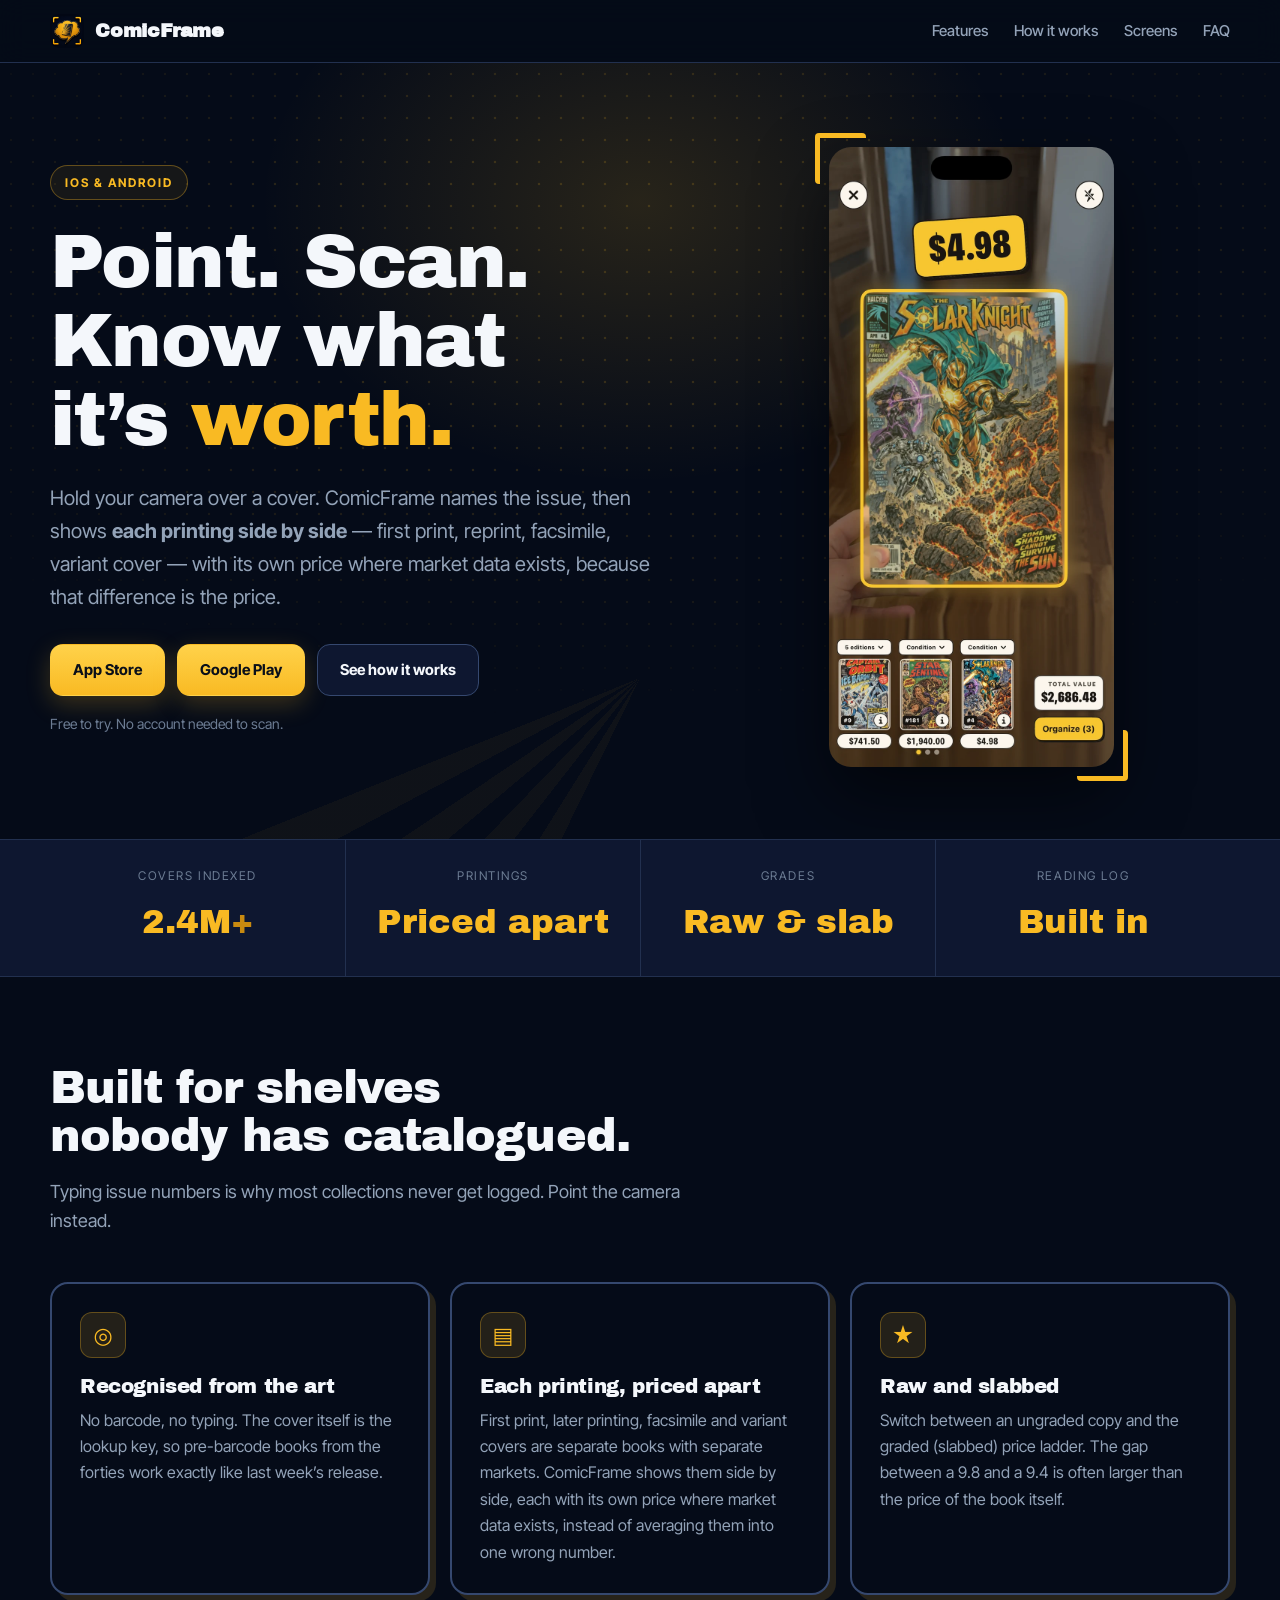
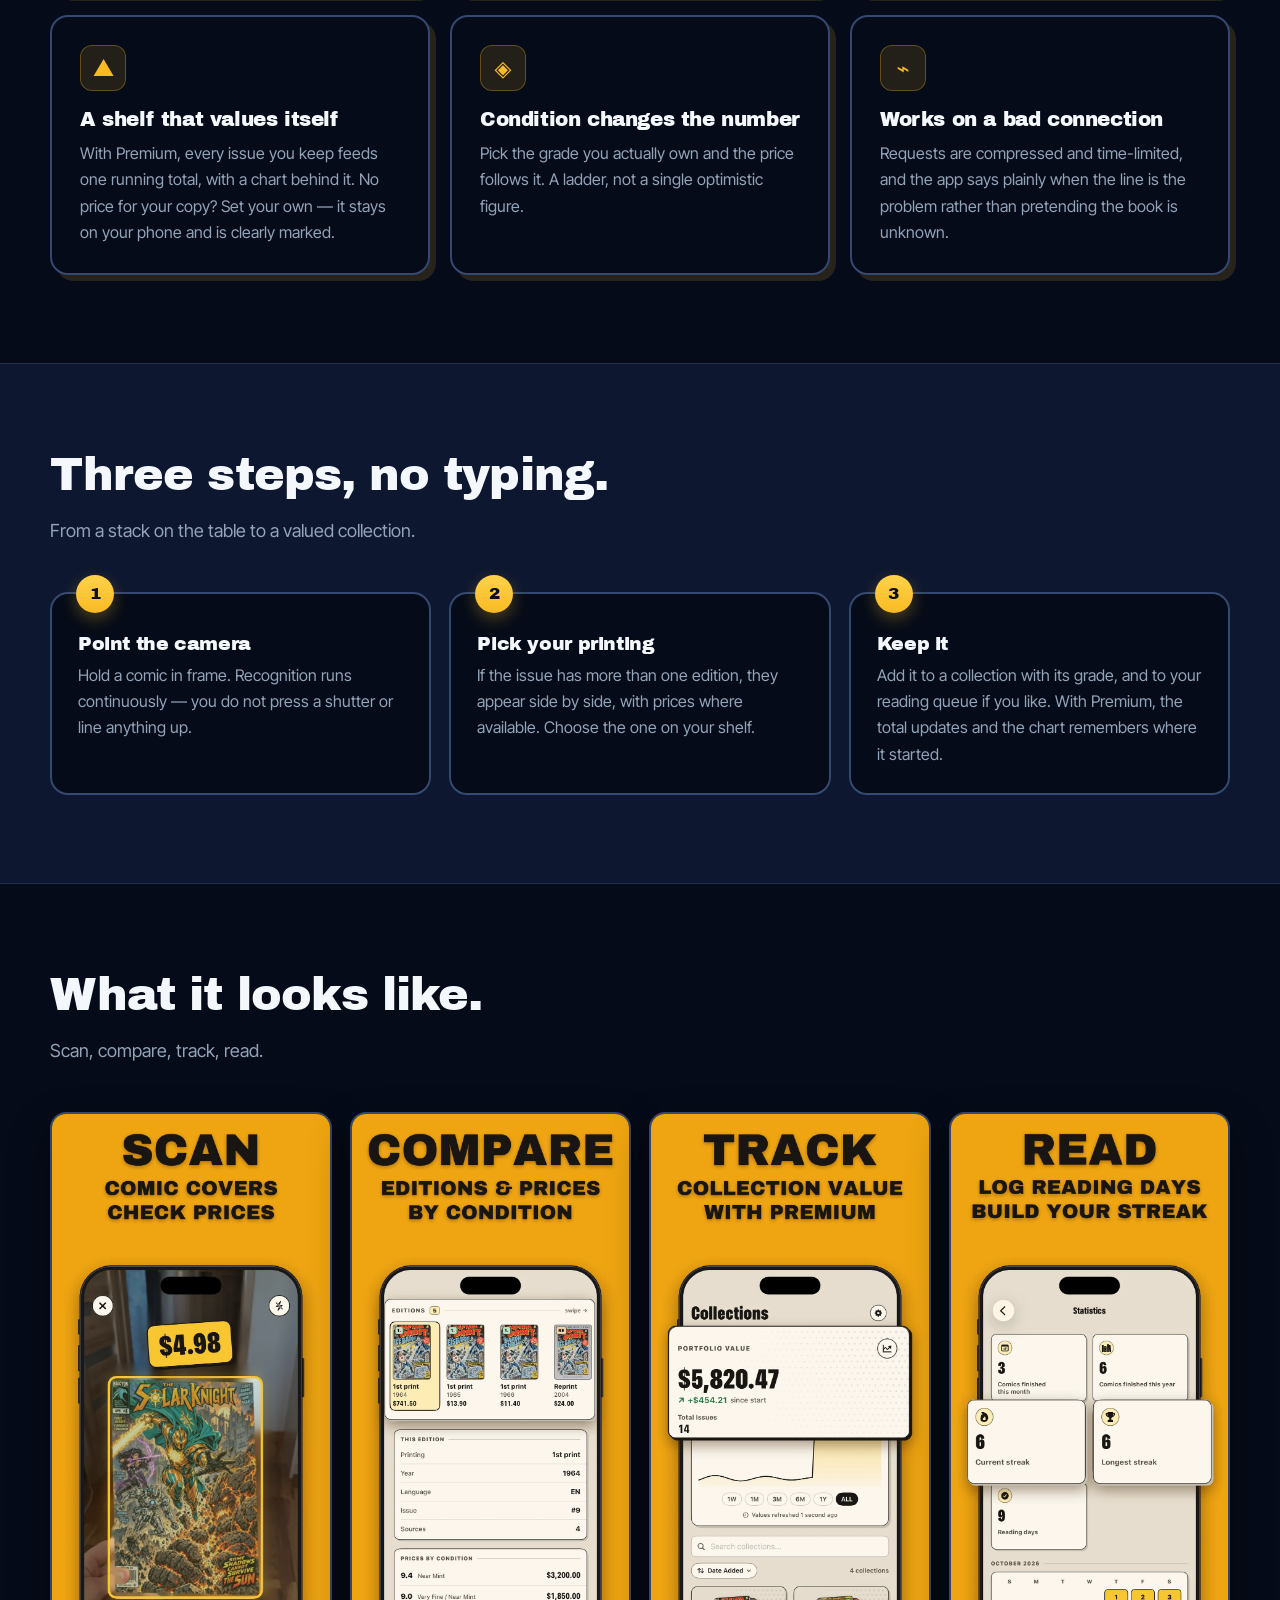
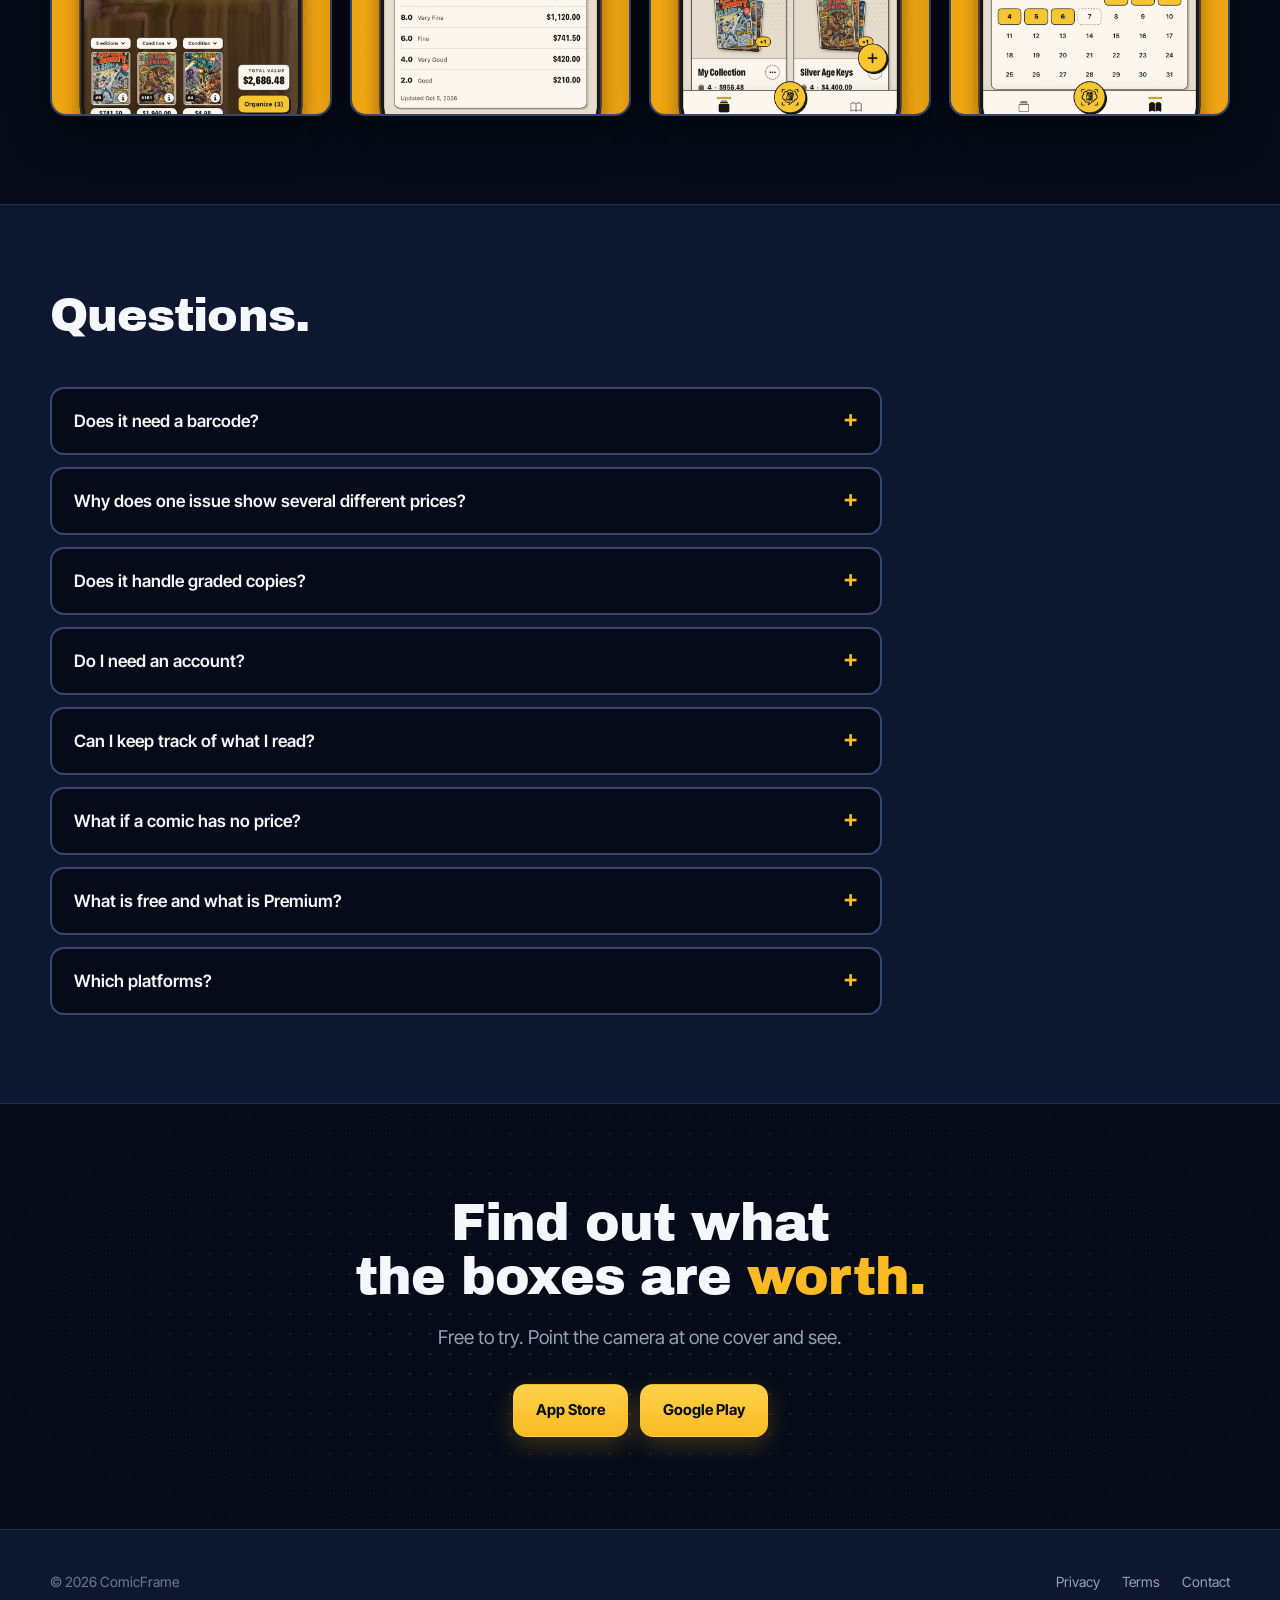
<file: index.html>
<!DOCTYPE html>
<html lang="en">
<head>
<meta charset="utf-8">
<meta name="viewport" content="width=device-width, initial-scale=1">
<title>ComicFrame — Point. Scan. Know what it&rsquo;s worth.</title>
<meta name="description" content="ComicFrame identifies a comic from its cover with your phone camera, shows its editions and printings with their prices where available, compares raw and graded values, tracks what your collection is worth and keeps a reading log. iOS and Android.">
<meta name="theme-color" content="#050B18">

<!-- WDROŻENIE: przyjęto https://comicframe.happread.com jako adres produkcyjny.
     Jeśli strona pójdzie pod inny adres, trzeba go podmienić w: canonical,
     og:url, og:image, twitter:image oraz w JSON-LD niżej — roboty
     społecznościowe NIE rozwiązują ścieżek względnych. -->
<link rel="canonical" href="https://comicframe.happread.com/">

<meta property="og:type" content="website">
<meta property="og:site_name" content="ComicFrame">
<meta property="og:title" content="ComicFrame — Point. Scan. Know what it&rsquo;s worth.">
<meta property="og:description" content="Point your camera at a cover. ComicFrame names the issue, shows its printings side by side with prices where available, and tracks what your shelf is worth.">
<meta property="og:image" content="https://comicframe.happread.com/images/og-image.png">
<meta property="og:image:width" content="1200">
<meta property="og:image:height" content="630">
<meta property="og:image:alt" content="ComicFrame — a golden comic speech bubble inside gold scanner brackets on deep navy.">
<meta property="og:url" content="https://comicframe.happread.com/">
<meta name="twitter:card" content="summary_large_image">
<meta name="twitter:title" content="ComicFrame — Point. Scan. Know what it&rsquo;s worth.">
<meta name="twitter:description" content="Printings priced separately. Raw and graded. Your shelf, valued.">
<meta name="twitter:image" content="https://comicframe.happread.com/images/og-image.png">

<link rel="icon" href="images/favicon-32.png" sizes="32x32">
<link rel="apple-touch-icon" href="images/apple-touch-icon.png">

<link rel="preconnect" href="https://fonts.googleapis.com">
<link rel="preconnect" href="https://fonts.gstatic.com" crossorigin>
<link href="https://fonts.googleapis.com/css2?family=Archivo+Black&family=Inter+Tight:wght@400;500;600;700&display=swap" rel="stylesheet">
<link rel="stylesheet" href="styles.css">

<script type="application/ld+json">
{
  "@context": "https://schema.org",
  "@type": "SoftwareApplication",
  "name": "ComicFrame",
  "operatingSystem": "iOS, Android",
  "applicationCategory": "ReferenceApplication",
  "url": "https://comicframe.happread.com/",
  "image": "https://comicframe.happread.com/images/og-image.png",
  "installUrl": ["https://apps.apple.com/app/id6804273611", "https://play.google.com/store/apps/details?id=com.happread.comicframe"],
  "description": "Identify a comic from its cover, see its printings priced separately where price data exists, compare raw and graded values, track what your collection is worth and keep a reading log."
}
</script>
</head>
<body>

<a class="sr-only" href="#main">Skip to content</a>

<header class="nav" id="top">
  <div class="wrap nav__inner">
    <a class="brand" href="#top">
      <img src="images/icon.png" alt="" width="34" height="34">
      <b>ComicFrame</b>
    </a>
    <nav class="nav__links" aria-label="Sections">
      <a href="#features">Features</a>
      <a href="#how">How it works</a>
      <a href="#screens">Screens</a>
      <a href="#faq">FAQ</a>
    </nav>
  </div>
</header>

<main id="main" tabindex="-1">

  <!-- ── Hero ─────────────────────────────────────────────── -->
  <section class="hero" aria-labelledby="hero-title">
    <div class="hero__bg" aria-hidden="true">
      <span class="hero__rays"></span>
      <span class="hero__glow"></span>
      <span class="hero__dots"></span>
    </div>

    <div class="wrap hero__inner">
      <div class="hero__copy">
        <span class="eyebrow reveal">iOS &amp; Android</span>
        <h1 id="hero-title" class="reveal">Point. Scan.<br>Know what<br>it&rsquo;s <span class="gold-word">worth.</span></h1>
        <p class="hero__lead reveal">
          Hold your camera over a cover. ComicFrame names the issue, then shows
          <strong>each printing side by side</strong> — first print, reprint,
          facsimile, variant cover — with its own price where market data exists,
          because that difference is the price.
        </p>
        <div class="stores reveal">
          <a class="btn btn--gold" href="https://apps.apple.com/app/id6804273611">App Store</a>
          <a class="btn btn--gold" href="https://play.google.com/store/apps/details?id=com.happread.comicframe">Google Play</a>
          <a class="btn btn--ghost" href="#how">See how it works</a>
        </div>
        <p class="hero__note reveal">Free to try. No account needed to scan.</p>
      </div>

      <div class="shot reveal">
        <!-- SAM TELEFON, nie grafika sklepowa. Pelny kafelek z App Store niesie
             wlasny naglowek („SCAN / COMIC COVERS"), ktory obok <h1> czytalby sie
             jak drugi tytul strony. Pelne kafelki zostaja nizej, w galerii. -->
        <img src="images/hero-phone.webp" alt="ComicFrame recognising a comic cover, with its price shown above the book." width="760" height="1651" loading="eager" fetchpriority="high">
      </div>
    </div>
  </section>

  <!-- ── Pasek liczb ──────────────────────────────────────── -->
  <section class="ledger" aria-labelledby="ledger-title">
    <div class="wrap">
      <h2 class="sr-only" id="ledger-title">ComicFrame at a glance</h2>
      <dl class="ledger__grid reveal">
        <div class="ledger__cell">
          <dt class="ledger__label">Covers indexed</dt>
          <dd class="ledger__num">2.4M<em>+</em></dd>
        </div>
        <div class="ledger__cell">
          <dt class="ledger__label">Printings</dt>
          <dd class="ledger__num">Priced apart</dd>
        </div>
        <div class="ledger__cell">
          <dt class="ledger__label">Grades</dt>
          <dd class="ledger__num">Raw &amp; slab</dd>
        </div>
        <div class="ledger__cell">
          <dt class="ledger__label">Reading log</dt>
          <dd class="ledger__num">Built in</dd>
        </div>
      </dl>
    </div>
  </section>

  <!-- ── Funkcje ──────────────────────────────────────────── -->
  <section class="section" id="features" aria-labelledby="features-title">
    <div class="wrap">
      <div class="section__head reveal">
        <h2 id="features-title">Built for shelves<br>nobody has catalogued.</h2>
        <p>Typing issue numbers is why most collections never get logged. Point the camera instead.</p>
      </div>

      <div class="grid grid--3">
        <article class="panel reveal">
          <div class="panel__icon" aria-hidden="true">◎</div>
          <h3>Recognised from the art</h3>
          <p>No barcode, no typing. The cover itself is the lookup key, so pre-barcode books from the forties work exactly like last week&rsquo;s release.</p>
        </article>

        <article class="panel reveal">
          <div class="panel__icon" aria-hidden="true">▤</div>
          <h3>Each printing, priced apart</h3>
          <p>First print, later printing, facsimile and variant covers are separate books with separate markets. ComicFrame shows them side by side, each with its own price where market data exists, instead of averaging them into one wrong number.</p>
        </article>

        <article class="panel reveal">
          <div class="panel__icon" aria-hidden="true">★</div>
          <h3>Raw and slabbed</h3>
          <p>Switch between an ungraded copy and the graded (slabbed) price ladder. The gap between a 9.8 and a 9.4 is often larger than the price of the book itself.</p>
        </article>

        <article class="panel reveal">
          <div class="panel__icon" aria-hidden="true">▲</div>
          <h3>A shelf that values itself</h3>
          <p>With Premium, every issue you keep feeds one running total, with a chart behind it. No price for your copy? Set your own — it stays on your phone and is clearly marked.</p>
        </article>

        <article class="panel reveal">
          <div class="panel__icon" aria-hidden="true">◈</div>
          <h3>Condition changes the number</h3>
          <p>Pick the grade you actually own and the price follows it. A ladder, not a single optimistic figure.</p>
        </article>

        <article class="panel reveal">
          <div class="panel__icon" aria-hidden="true">⌁</div>
          <h3>Works on a bad connection</h3>
          <p>Requests are compressed and time-limited, and the app says plainly when the line is the problem rather than pretending the book is unknown.</p>
        </article>
      </div>
    </div>
  </section>

  <!-- ── Jak to działa ────────────────────────────────────── -->
  <section class="section section--alt" id="how" aria-labelledby="how-title">
    <div class="wrap">
      <div class="section__head reveal">
        <h2 id="how-title">Three steps, no typing.</h2>
        <p>From a stack on the table to a valued collection.</p>
      </div>

      <div class="steps">
        <article class="step reveal">
          <h3>Point the camera</h3>
          <p>Hold a comic in frame. Recognition runs continuously — you do not press a shutter or line anything up.</p>
        </article>
        <article class="step reveal">
          <h3>Pick your printing</h3>
          <p>If the issue has more than one edition, they appear side by side, with prices where available. Choose the one on your shelf.</p>
        </article>
        <article class="step reveal">
          <h3>Keep it</h3>
          <p>Add it to a collection with its grade, and to your reading queue if you like. With Premium, the total updates and the chart remembers where it started.</p>
        </article>
      </div>
    </div>
  </section>

  <!-- ── Zrzuty ───────────────────────────────────────────── -->
  <section class="section" id="screens" aria-labelledby="screens-title">
    <div class="wrap">
      <div class="section__head reveal">
        <h2 id="screens-title">What it looks like.</h2>
        <p>Scan, compare, track, read.</p>
      </div>

      <div class="shots reveal">
        <img src="images/01.webp" alt="Scanning a comic cover; the price appears above it." width="900" height="1947" loading="lazy">
        <img src="images/02.webp" alt="Editions of one issue side by side with their prices, and prices by condition." width="900" height="1947" loading="lazy">
        <img src="images/03.webp" alt="Collections screen with the portfolio value and its chart, a Premium feature." width="900" height="1947" loading="lazy">
        <img src="images/04.webp" alt="Reading statistics with reading days, streaks and a monthly calendar." width="900" height="1947" loading="lazy">
      </div>
    </div>
  </section>

  <!-- ── FAQ ──────────────────────────────────────────────── -->
  <section class="section section--alt" id="faq" aria-labelledby="faq-title">
    <div class="wrap">
      <div class="section__head reveal">
        <h2 id="faq-title">Questions.</h2>
      </div>

      <div class="faq reveal">
        <details>
          <summary>Does it need a barcode?</summary>
          <p>No. Recognition works from the cover art, so books printed long before barcodes existed are identified the same way as current releases.</p>
        </details>
        <details>
          <summary>Why does one issue show several different prices?</summary>
          <p>Because it is several different books. A first print, a later printing and a facsimile share the same cover art and almost nothing else — mixing them into one average is the most common way a collection gets valued wrong.</p>
        </details>
        <details>
          <summary>Does it handle graded copies?</summary>
          <p>Yes. You can switch between a raw copy and the graded (slabbed) ladder, and the price follows the grade you pick rather than showing one figure for every condition.</p>
        </details>
        <details>
          <summary>Do I need an account?</summary>
          <p>Not to scan. A collection is stored so it survives reinstalling the app, but nothing stops you from opening the camera and checking a book straight away.</p>
        </details>
        <details>
          <summary>Can I keep track of what I read?</summary>
          <p>Yes. The Reading tab keeps an Up next queue, the days you read, your streak, star ratings and notes. Your reading log stays on your phone and is never sent to our server.</p>
        </details>
        <details>
          <summary>What if a comic has no price?</summary>
          <p>Not every issue has price data. You can set your own price for any comic in your collection; it is clearly marked as yours, counts in your totals and stays on your phone.</p>
        </details>
        <details>
          <summary>What is free and what is Premium?</summary>
          <p>Scanning, a daily allowance of scans with prices, one collection and the reading log are free. Premium adds unlimited scans with prices, unlimited collections, the total value of your collections with its chart, and export of your collections and reading log.</p>
        </details>
        <details>
          <summary>Which platforms?</summary>
          <p>iOS and Android.</p>
        </details>
      </div>
    </div>
  </section>

  <!-- ── Wezwanie końcowe ─────────────────────────────────── -->
  <section class="cta" id="get" aria-labelledby="cta-title">
    <span class="cta__dots" aria-hidden="true"></span>
    <div class="wrap cta__inner">
      <h2 id="cta-title" class="reveal">Find out what<br>the boxes are <span class="gold-word">worth.</span></h2>
      <p class="reveal">Free to try. Point the camera at one cover and see.</p>
      <div class="stores reveal">
        <a class="btn btn--gold" href="https://apps.apple.com/app/id6804273611">App Store</a>
        <a class="btn btn--gold" href="https://play.google.com/store/apps/details?id=com.happread.comicframe">Google Play</a>
      </div>
    </div>
  </section>

</main>

<footer class="footer">
  <div class="wrap footer__inner">
    <small>&copy; 2026 ComicFrame</small>
    <nav aria-label="Legal">
      <a href="privacy.html">Privacy</a>
      <a href="terms.html">Terms</a>
      <a href="mailto:admhappread@gmail.com">Contact</a>
    </nav>
  </div>
</footer>

<script src="script.js" defer></script>
</body>
</html>
</file>
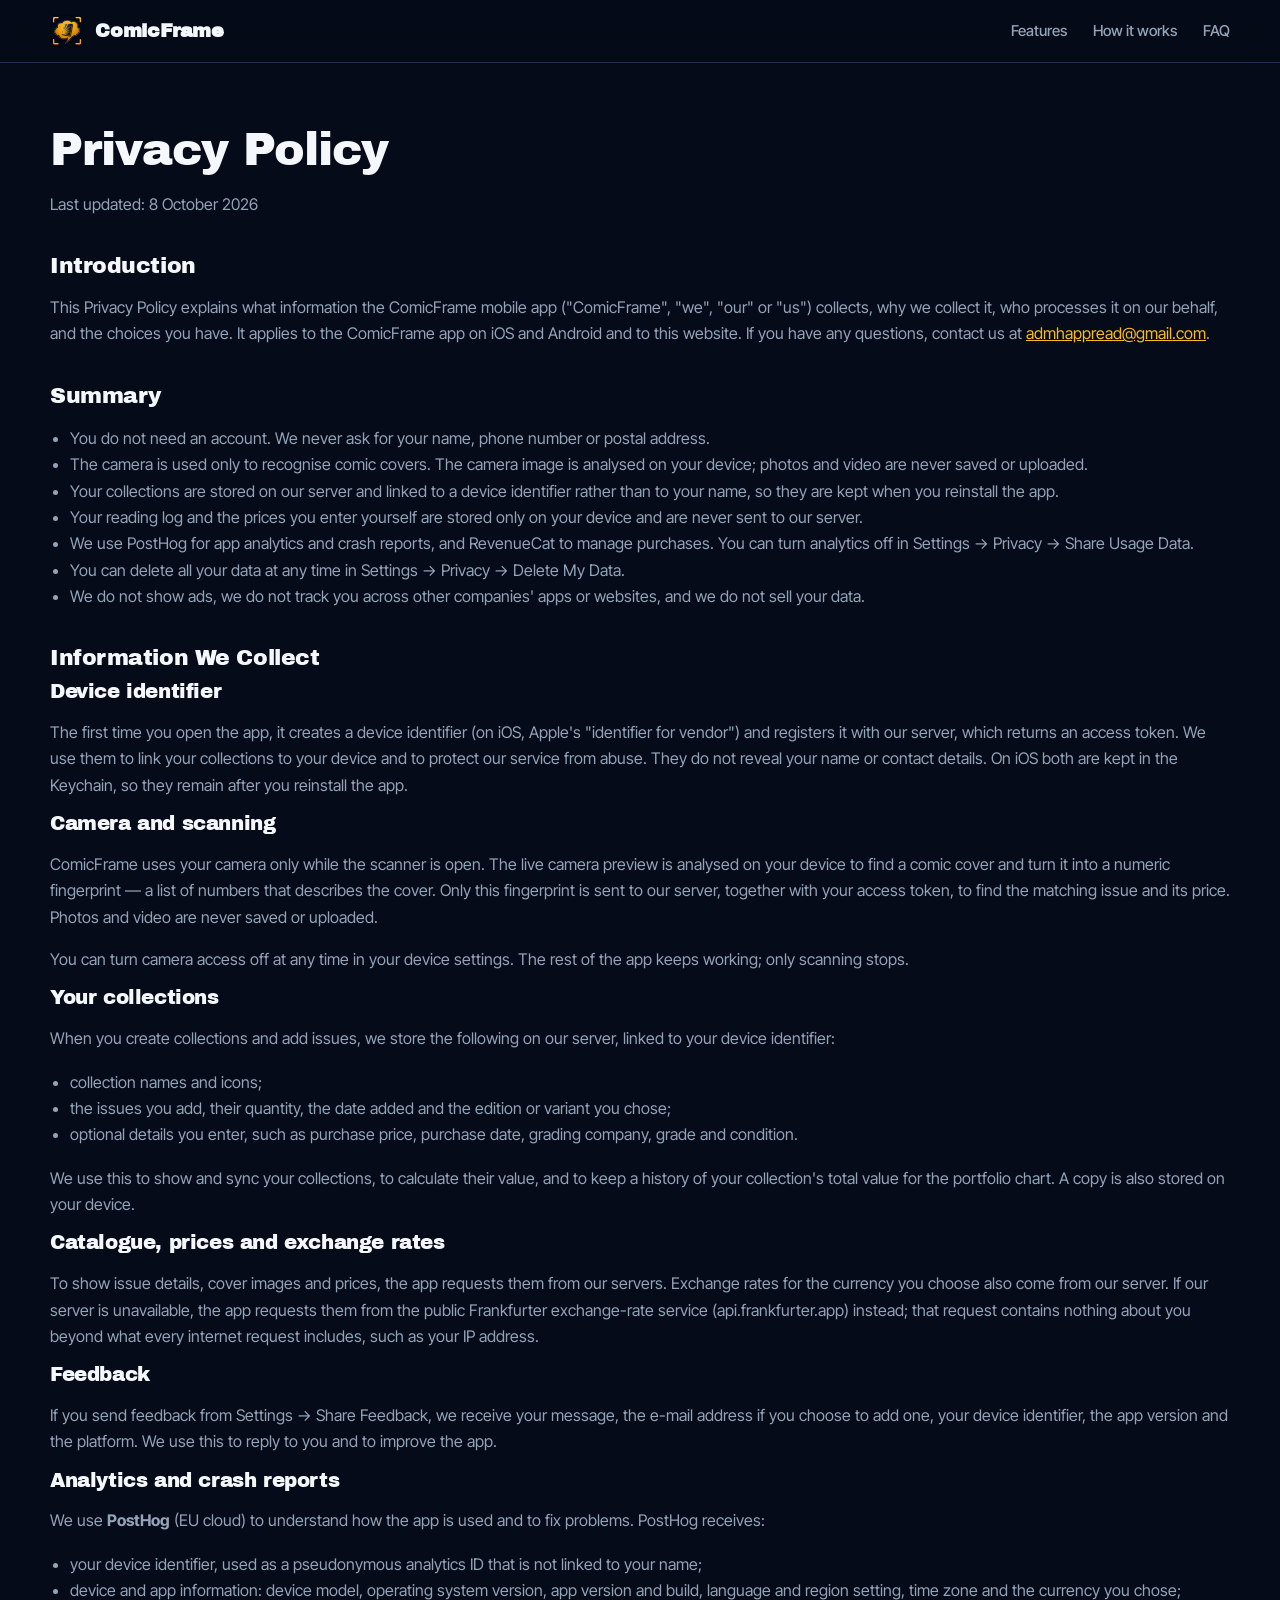
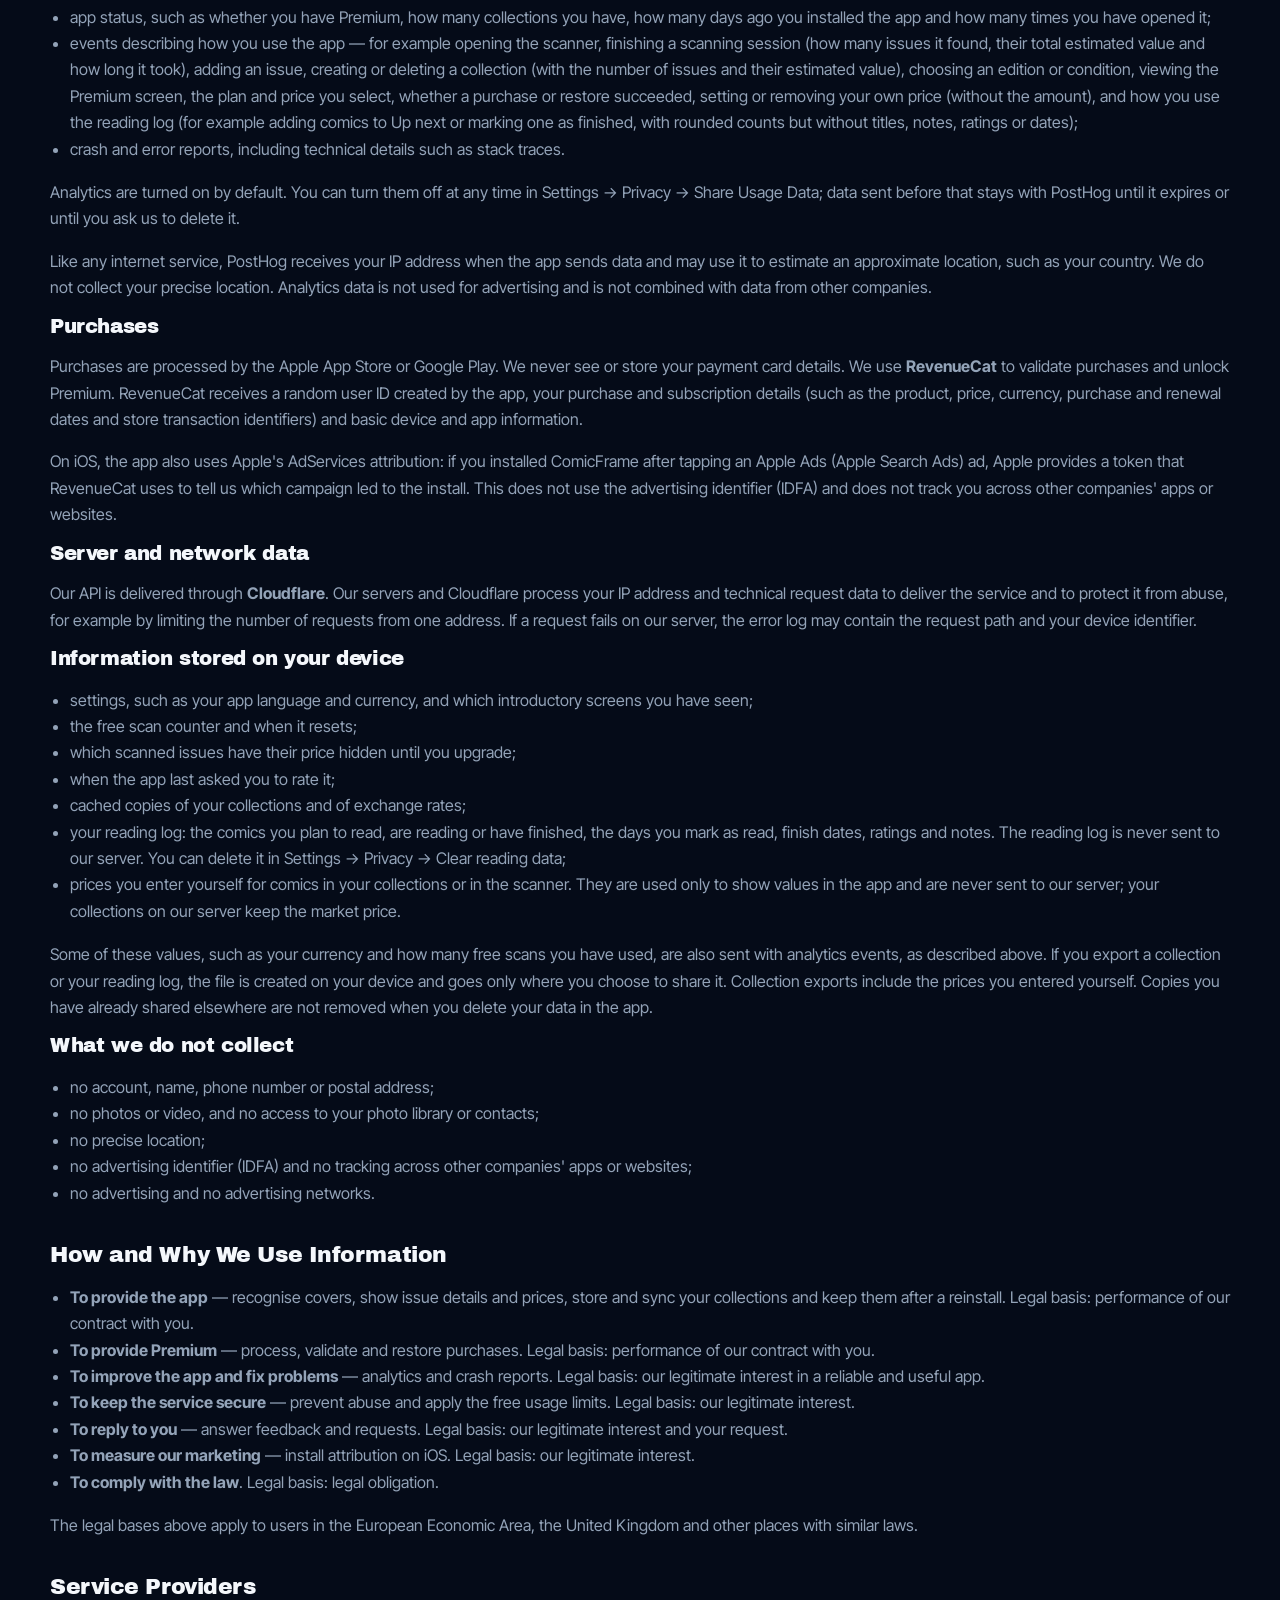
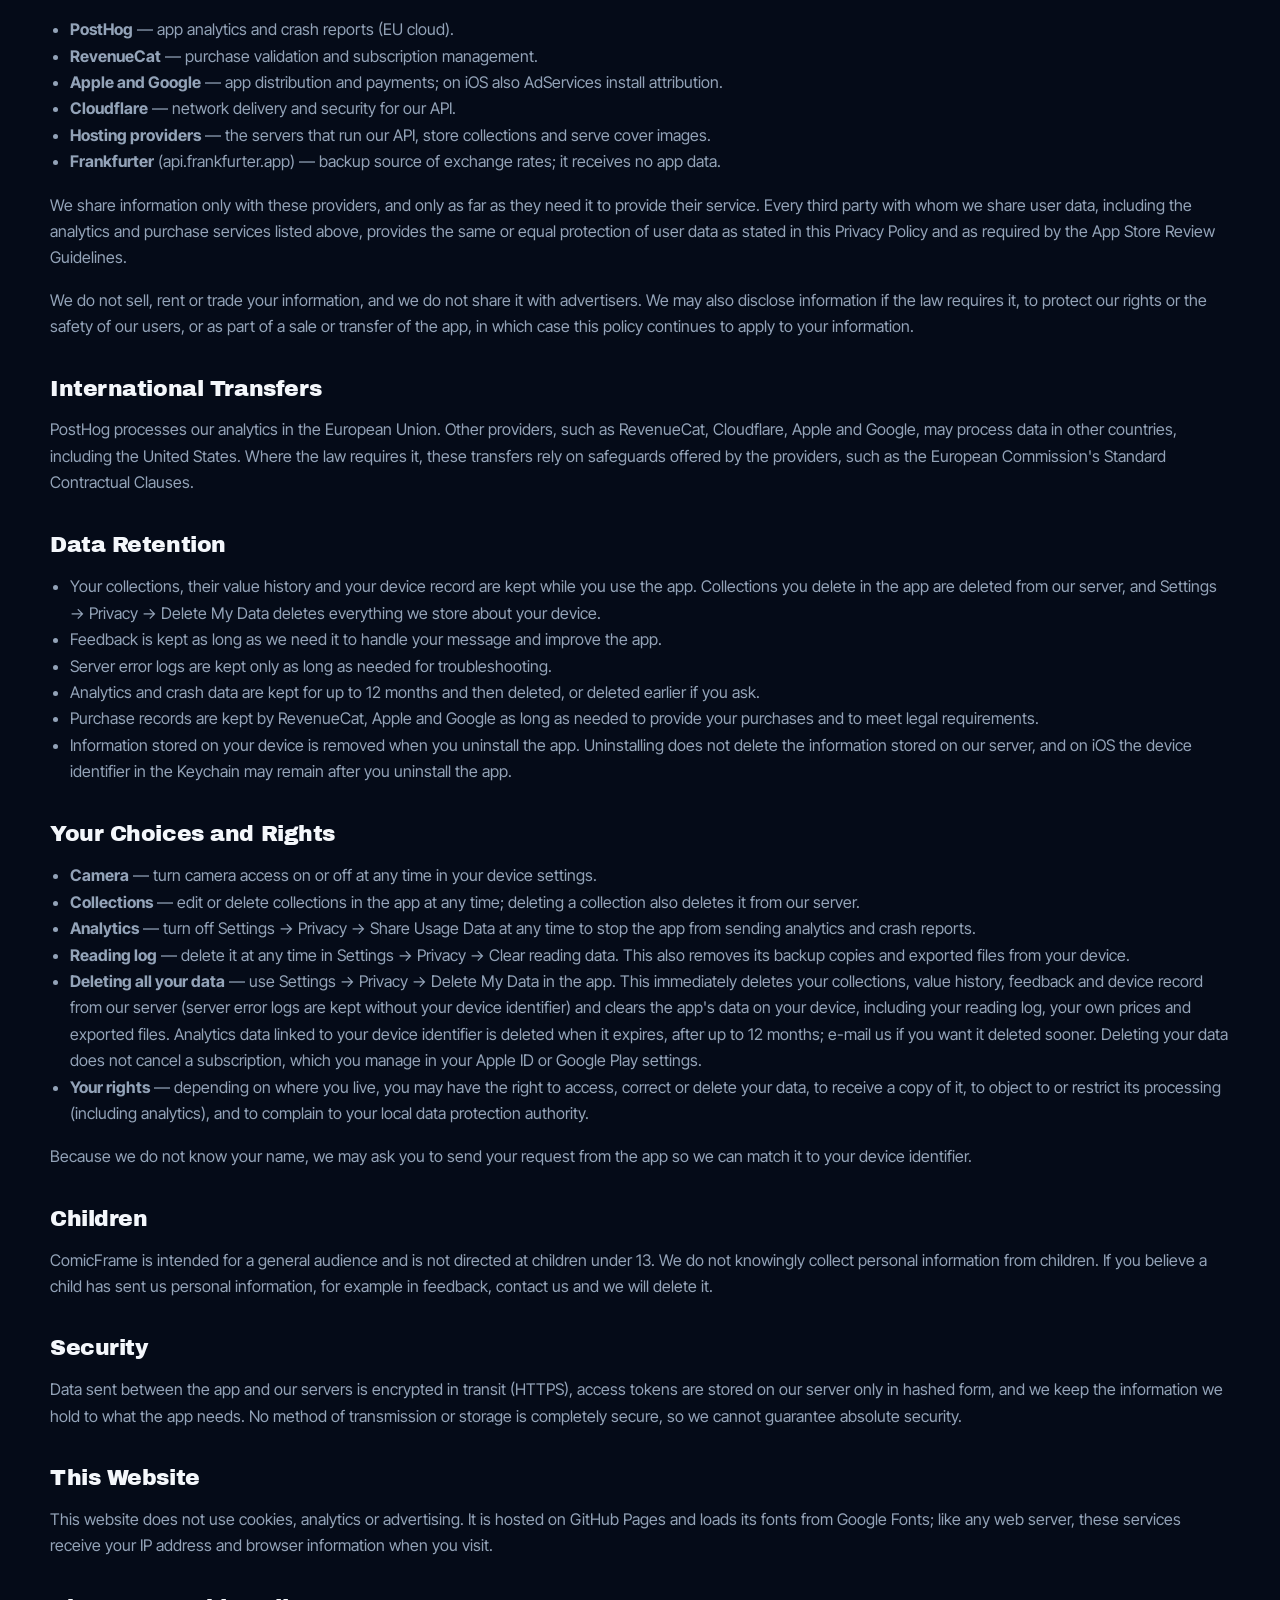
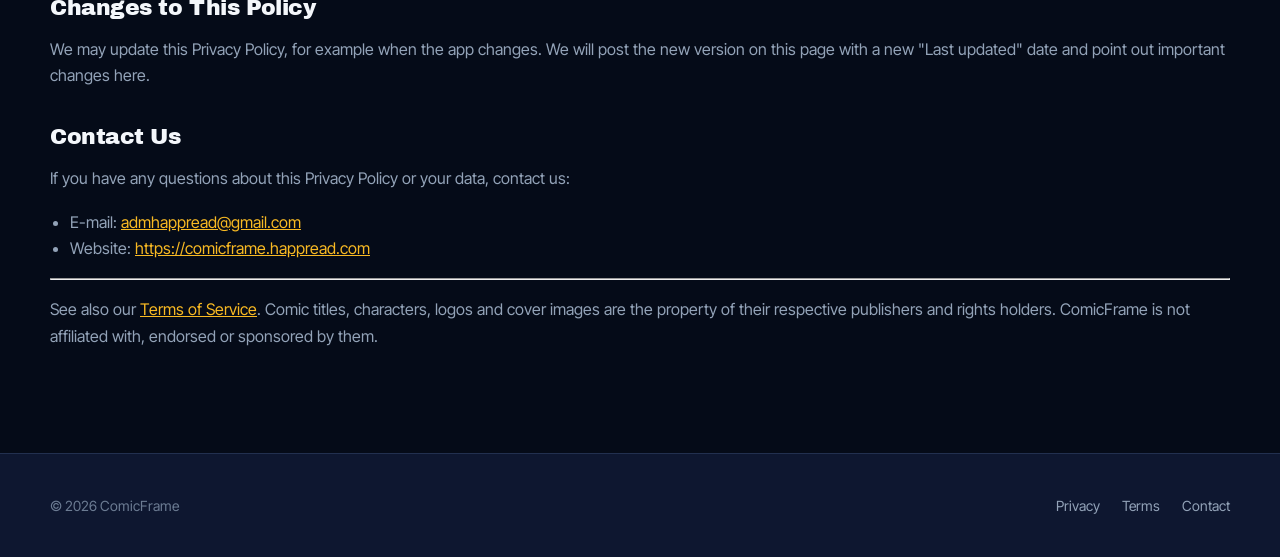
<file: privacy.html>
<!DOCTYPE html>
<html lang="en">
<head>
<meta charset="utf-8">
<meta name="viewport" content="width=device-width, initial-scale=1">
<title>Privacy Policy — ComicFrame</title>
<meta name="description" content="What the ComicFrame app collects, why, who processes it on our behalf, and how to delete your data.">
<meta name="theme-color" content="#050B18">
<meta name="robots" content="index,follow">
<link rel="canonical" href="https://comicframe.happread.com/privacy.html">
<link rel="icon" href="images/favicon-32.png" sizes="32x32">
<link rel="apple-touch-icon" href="images/apple-touch-icon.png">
<link rel="preconnect" href="https://fonts.googleapis.com">
<link rel="preconnect" href="https://fonts.gstatic.com" crossorigin>
<link href="https://fonts.googleapis.com/css2?family=Archivo+Black&family=Inter+Tight:wght@400;500;600;700&display=swap" rel="stylesheet">
<link rel="stylesheet" href="styles.css">
</head>
<body>

<a class="sr-only" href="#main">Skip to content</a>

<header class="nav" id="top">
  <div class="wrap nav__inner">
    <a class="brand" href="index.html">
      <img src="images/icon.png" alt="" width="34" height="34">
      <b>ComicFrame</b>
    </a>
    <nav class="nav__links" aria-label="Sections">
      <a href="index.html#features">Features</a>
      <a href="index.html#how">How it works</a>
      <a href="index.html#faq">FAQ</a>
    </nav>
  </div>
</header>

<main id="main" tabindex="-1" class="legal">
  <div class="wrap">
    <article>
        <header>
          <h1>Privacy Policy</h1>
          <p>Last updated: 8 October 2026</p>
        </header>

        <div>
          <h2>Introduction</h2>
          <p>
            This Privacy Policy explains what information the ComicFrame mobile app ("ComicFrame",
            "we", "our" or "us") collects, why we collect it, who processes it on our behalf, and the
            choices you have. It applies to the ComicFrame app on iOS and Android and to this website.
            If you have any questions, contact us at
            <a href="mailto:admhappread@gmail.com">admhappread@gmail.com</a>.
          </p>

          <h2>Summary</h2>
          <ul>
            <li>You do not need an account. We never ask for your name, phone number or postal address.</li>
            <li>
              The camera is used only to recognise comic covers. The camera image is analysed on your
              device; photos and video are never saved or uploaded.
            </li>
            <li>
              Your collections are stored on our server and linked to a device identifier rather than
              to your name, so they are kept when you reinstall the app.
            </li>
            <li>
              Your reading log and the prices you enter yourself are stored only on your device and are
              never sent to our server.
            </li>
            <li>
              We use PostHog for app analytics and crash reports, and RevenueCat to manage purchases. You
              can turn analytics off in Settings → Privacy → Share Usage Data.
            </li>
            <li>You can delete all your data at any time in Settings → Privacy → Delete My Data.</li>
            <li>
              We do not show ads, we do not track you across other companies' apps or websites, and we
              do not sell your data.
            </li>
          </ul>

          <h2>Information We Collect</h2>

          <h3>Device identifier</h3>
          <p>
            The first time you open the app, it creates a device identifier (on iOS, Apple's
            "identifier for vendor") and registers it with our server, which returns an access token.
            We use them to link your collections to your device and to protect our service from abuse.
            They do not reveal your name or contact details. On iOS both are kept in the Keychain, so
            they remain after you reinstall the app.
          </p>

          <h3>Camera and scanning</h3>
          <p>
            ComicFrame uses your camera only while the scanner is open. The live camera preview is
            analysed on your device to find a comic cover and turn it into a numeric fingerprint — a
            list of numbers that describes the cover. Only this fingerprint is sent to our server,
            together with your access token, to find the matching issue and its price. Photos and
            video are never saved or uploaded.
          </p>
          <p>
            You can turn camera access off at any time in your device settings. The rest of the app
            keeps working; only scanning stops.
          </p>

          <h3>Your collections</h3>
          <p>When you create collections and add issues, we store the following on our server, linked to your device identifier:</p>
          <ul>
            <li>collection names and icons;</li>
            <li>the issues you add, their quantity, the date added and the edition or variant you chose;</li>
            <li>optional details you enter, such as purchase price, purchase date, grading company, grade and condition.</li>
          </ul>
          <p>
            We use this to show and sync your collections, to calculate their value, and to keep a
            history of your collection's total value for the portfolio chart. A copy is also stored on
            your device.
          </p>

          <h3>Catalogue, prices and exchange rates</h3>
          <p>
            To show issue details, cover images and prices, the app requests them from our servers.
            Exchange rates for the currency you choose also come from our server. If our server is
            unavailable, the app requests them from the public Frankfurter exchange-rate service
            (api.frankfurter.app) instead; that request contains nothing about you beyond what every
            internet request includes, such as your IP address.
          </p>

          <h3>Feedback</h3>
          <p>
            If you send feedback from Settings → Share Feedback, we receive your message, the e-mail
            address if you choose to add one, your device identifier, the app version and the
            platform. We use this to reply to you and to improve the app.
          </p>

          <h3>Analytics and crash reports</h3>
          <p>We use <strong>PostHog</strong> (EU cloud) to understand how the app is used and to fix problems. PostHog receives:</p>
          <ul>
            <li>your device identifier, used as a pseudonymous analytics ID that is not linked to your name;</li>
            <li>
              device and app information: device model, operating system version, app version and
              build, language and region setting, time zone and the currency you chose;
            </li>
            <li>
              app status, such as whether you have Premium, how many collections you have, how many
              days ago you installed the app and how many times you have opened it;
            </li>
            <li>
              events describing how you use the app — for example opening the scanner, finishing a
              scanning session (how many issues it found, their total estimated value and how long it
              took), adding an issue, creating or deleting a collection (with the number of issues and
              their estimated value), choosing an edition or condition, viewing the Premium screen, the
              plan and price you select, whether a purchase or restore succeeded, setting or removing
              your own price (without the amount), and how you use the reading log (for example adding
              comics to Up next or marking one as finished, with rounded counts but without titles,
              notes, ratings or dates);
            </li>
            <li>crash and error reports, including technical details such as stack traces.</li>
          </ul>
          <p>
            Analytics are turned on by default. You can turn them off at any time in Settings → Privacy →
            Share Usage Data; data sent before that stays with PostHog until it expires or until you ask
            us to delete it.
          </p>
          <p>
            Like any internet service, PostHog receives your IP address when the app sends data and
            may use it to estimate an approximate location, such as your country. We do not collect
            your precise location. Analytics data is not used for advertising and is not combined with
            data from other companies.
          </p>

          <h3>Purchases</h3>
          <p>
            Purchases are processed by the Apple App Store or Google Play. We never see or store your
            payment card details. We use <strong>RevenueCat</strong> to validate purchases and unlock
            Premium. RevenueCat receives a random user ID created by the app, your purchase and
            subscription details (such as the product, price, currency, purchase and renewal dates and
            store transaction identifiers) and basic device and app information.
          </p>
          <p>
            On iOS, the app also uses Apple's AdServices attribution: if you installed ComicFrame after
            tapping an Apple Ads (Apple Search Ads) ad, Apple provides a token that RevenueCat uses to
            tell us which campaign led to the install. This does not use the advertising identifier
            (IDFA) and does not track you across other companies' apps or websites.
          </p>

          <h3>Server and network data</h3>
          <p>
            Our API is delivered through <strong>Cloudflare</strong>. Our servers and Cloudflare process
            your IP address and technical request data to deliver the service and to protect it from
            abuse, for example by limiting the number of requests from one address. If a request fails
            on our server, the error log may contain the request path and your device identifier.
          </p>

          <h3>Information stored on your device</h3>
          <ul>
            <li>settings, such as your app language and currency, and which introductory screens you have seen;</li>
            <li>the free scan counter and when it resets;</li>
            <li>which scanned issues have their price hidden until you upgrade;</li>
            <li>when the app last asked you to rate it;</li>
            <li>cached copies of your collections and of exchange rates;</li>
            <li>
              your reading log: the comics you plan to read, are reading or have finished, the days you
              mark as read, finish dates, ratings and notes. The reading log is never sent to our
              server. You can delete it in Settings → Privacy → Clear reading data;
            </li>
            <li>
              prices you enter yourself for comics in your collections or in the scanner. They are used
              only to show values in the app and are never sent to our server; your collections on our
              server keep the market price.
            </li>
          </ul>
          <p>
            Some of these values, such as your currency and how many free scans you have used, are
            also sent with analytics events, as described above. If you export a collection or your
            reading log, the file is created on your device and goes only where you choose to share it.
            Collection exports include the prices you entered yourself. Copies you have already shared
            elsewhere are not removed when you delete your data in the app.
          </p>

          <h3>What we do not collect</h3>
          <ul>
            <li>no account, name, phone number or postal address;</li>
            <li>no photos or video, and no access to your photo library or contacts;</li>
            <li>no precise location;</li>
            <li>no advertising identifier (IDFA) and no tracking across other companies' apps or websites;</li>
            <li>no advertising and no advertising networks.</li>
          </ul>

          <h2>How and Why We Use Information</h2>
          <ul>
            <li>
              <strong>To provide the app</strong> — recognise covers, show issue details and prices,
              store and sync your collections and keep them after a reinstall. Legal basis: performance
              of our contract with you.
            </li>
            <li>
              <strong>To provide Premium</strong> — process, validate and restore purchases. Legal
              basis: performance of our contract with you.
            </li>
            <li>
              <strong>To improve the app and fix problems</strong> — analytics and crash reports. Legal
              basis: our legitimate interest in a reliable and useful app.
            </li>
            <li>
              <strong>To keep the service secure</strong> — prevent abuse and apply the free usage
              limits. Legal basis: our legitimate interest.
            </li>
            <li>
              <strong>To reply to you</strong> — answer feedback and requests. Legal basis: our
              legitimate interest and your request.
            </li>
            <li>
              <strong>To measure our marketing</strong> — install attribution on iOS. Legal basis: our
              legitimate interest.
            </li>
            <li><strong>To comply with the law</strong>. Legal basis: legal obligation.</li>
          </ul>
          <p>The legal bases above apply to users in the European Economic Area, the United Kingdom and other places with similar laws.</p>

          <h2>Service Providers</h2>
          <ul>
            <li><strong>PostHog</strong> — app analytics and crash reports (EU cloud).</li>
            <li><strong>RevenueCat</strong> — purchase validation and subscription management.</li>
            <li><strong>Apple and Google</strong> — app distribution and payments; on iOS also AdServices install attribution.</li>
            <li><strong>Cloudflare</strong> — network delivery and security for our API.</li>
            <li><strong>Hosting providers</strong> — the servers that run our API, store collections and serve cover images.</li>
            <li><strong>Frankfurter</strong> (api.frankfurter.app) — backup source of exchange rates; it receives no app data.</li>
          </ul>
          <p>
            We share information only with these providers, and only as far as they need it to provide
            their service. Every third party with whom we share user data, including the analytics and
            purchase services listed above, provides the same or equal protection of user data as
            stated in this Privacy Policy and as required by the App Store Review Guidelines.
          </p>
          <p>
            We do not sell, rent or trade your information, and we do not share it with advertisers.
            We may also disclose information if the law requires it, to protect our rights or the
            safety of our users, or as part of a sale or transfer of the app, in which case this policy
            continues to apply to your information.
          </p>

          <h2>International Transfers</h2>
          <p>
            PostHog processes our analytics in the European Union. Other providers, such as RevenueCat,
            Cloudflare, Apple and Google, may process data in other countries, including the United
            States. Where the law requires it, these transfers rely on safeguards offered by the
            providers, such as the European Commission's Standard Contractual Clauses.
          </p>

          <h2>Data Retention</h2>
          <ul>
            <li>
              Your collections, their value history and your device record are kept while you use the
              app. Collections you delete in the app are deleted from our server, and Settings → Privacy →
              Delete My Data deletes everything we store about your device.
            </li>
            <li>Feedback is kept as long as we need it to handle your message and improve the app.</li>
            <li>Server error logs are kept only as long as needed for troubleshooting.</li>
            <li>Analytics and crash data are kept for up to 12 months and then deleted, or deleted earlier if you ask.</li>
            <li>
              Purchase records are kept by RevenueCat, Apple and Google as long as needed to provide
              your purchases and to meet legal requirements.
            </li>
            <li>
              Information stored on your device is removed when you uninstall the app.
              Uninstalling does not delete the information stored on our server, and on iOS the device
              identifier in the Keychain may remain after you uninstall the app.
            </li>
          </ul>

          <h2>Your Choices and Rights</h2>
          <ul>
            <li><strong>Camera</strong> — turn camera access on or off at any time in your device settings.</li>
            <li>
              <strong>Collections</strong> — edit or delete collections in the app at any time;
              deleting a collection also deletes it from our server.
            </li>
            <li>
              <strong>Analytics</strong> — turn off Settings → Privacy → Share Usage Data at any time to stop the
              app from sending analytics and crash reports.
            </li>
            <li>
              <strong>Reading log</strong> — delete it at any time in Settings → Privacy → Clear reading data.
              This also removes its backup copies and exported files from your device.
            </li>
            <li>
              <strong>Deleting all your data</strong> — use Settings → Privacy → Delete My Data in the app. This
              immediately deletes your collections, value history, feedback and device record from our
              server (server error logs are kept without your device identifier) and clears the app's
              data on your device, including your reading log, your own prices and exported files.
              Analytics data linked to your device identifier is deleted when it expires, after up to
              12 months; e-mail us if you want it deleted sooner. Deleting your data does not cancel a
              subscription, which you manage in your Apple ID or Google Play settings.
            </li>
            <li>
              <strong>Your rights</strong> — depending on where you live, you may have the right to
              access, correct or delete your data, to receive a copy of it, to object to or restrict
              its processing (including analytics), and to complain to your local data protection
              authority.
            </li>
          </ul>
          <p>
            Because we do not know your name, we may ask you to send your request from the app so we
            can match it to your device identifier.
          </p>

          <h2>Children</h2>
          <p>
            ComicFrame is intended for a general audience and is not directed at children under 13. We
            do not knowingly collect personal information from children. If you believe a child has
            sent us personal information, for example in feedback, contact us and we will delete it.
          </p>

          <h2>Security</h2>
          <p>
            Data sent between the app and our servers is encrypted in transit (HTTPS), access tokens are
            stored on our server only in hashed form, and we keep the information we hold to what the
            app needs. No method of transmission or storage is completely secure, so we cannot
            guarantee absolute security.
          </p>

          <h2>This Website</h2>
          <p>
            This website does not use cookies, analytics or advertising. It is hosted on GitHub Pages
            and loads its fonts from Google Fonts; like any web server, these services receive your IP
            address and browser information when you visit.
          </p>

          <h2>Changes to This Policy</h2>
          <p>
            We may update this Privacy Policy, for example when the app changes. We will post the new
            version on this page with a new "Last updated" date and point out important changes here.
          </p>

          <h2>Contact Us</h2>
          <p>If you have any questions about this Privacy Policy or your data, contact us:</p>
          <ul>
            <li>E-mail: <a href="mailto:admhappread@gmail.com">admhappread@gmail.com</a></li>
            <li>Website: <a href="https://comicframe.happread.com">https://comicframe.happread.com</a></li>
          </ul>

          <hr>

          <p>
            See also our <a href="terms.html">Terms of Service</a>. Comic titles, characters, logos and
            cover images are the property of their respective publishers and rights holders. ComicFrame
            is not affiliated with, endorsed or sponsored by them.
          </p>
        </div>
      </article>
  </div>
</main>

<footer class="footer">
  <div class="wrap footer__inner">
    <small>&copy; 2026 ComicFrame</small>
    <nav aria-label="Legal">
      <a href="privacy.html">Privacy</a>
      <a href="terms.html">Terms</a>
      <a href="mailto:admhappread@gmail.com">Contact</a>
    </nav>
  </div>
</footer>

</body>
</html>
</file>
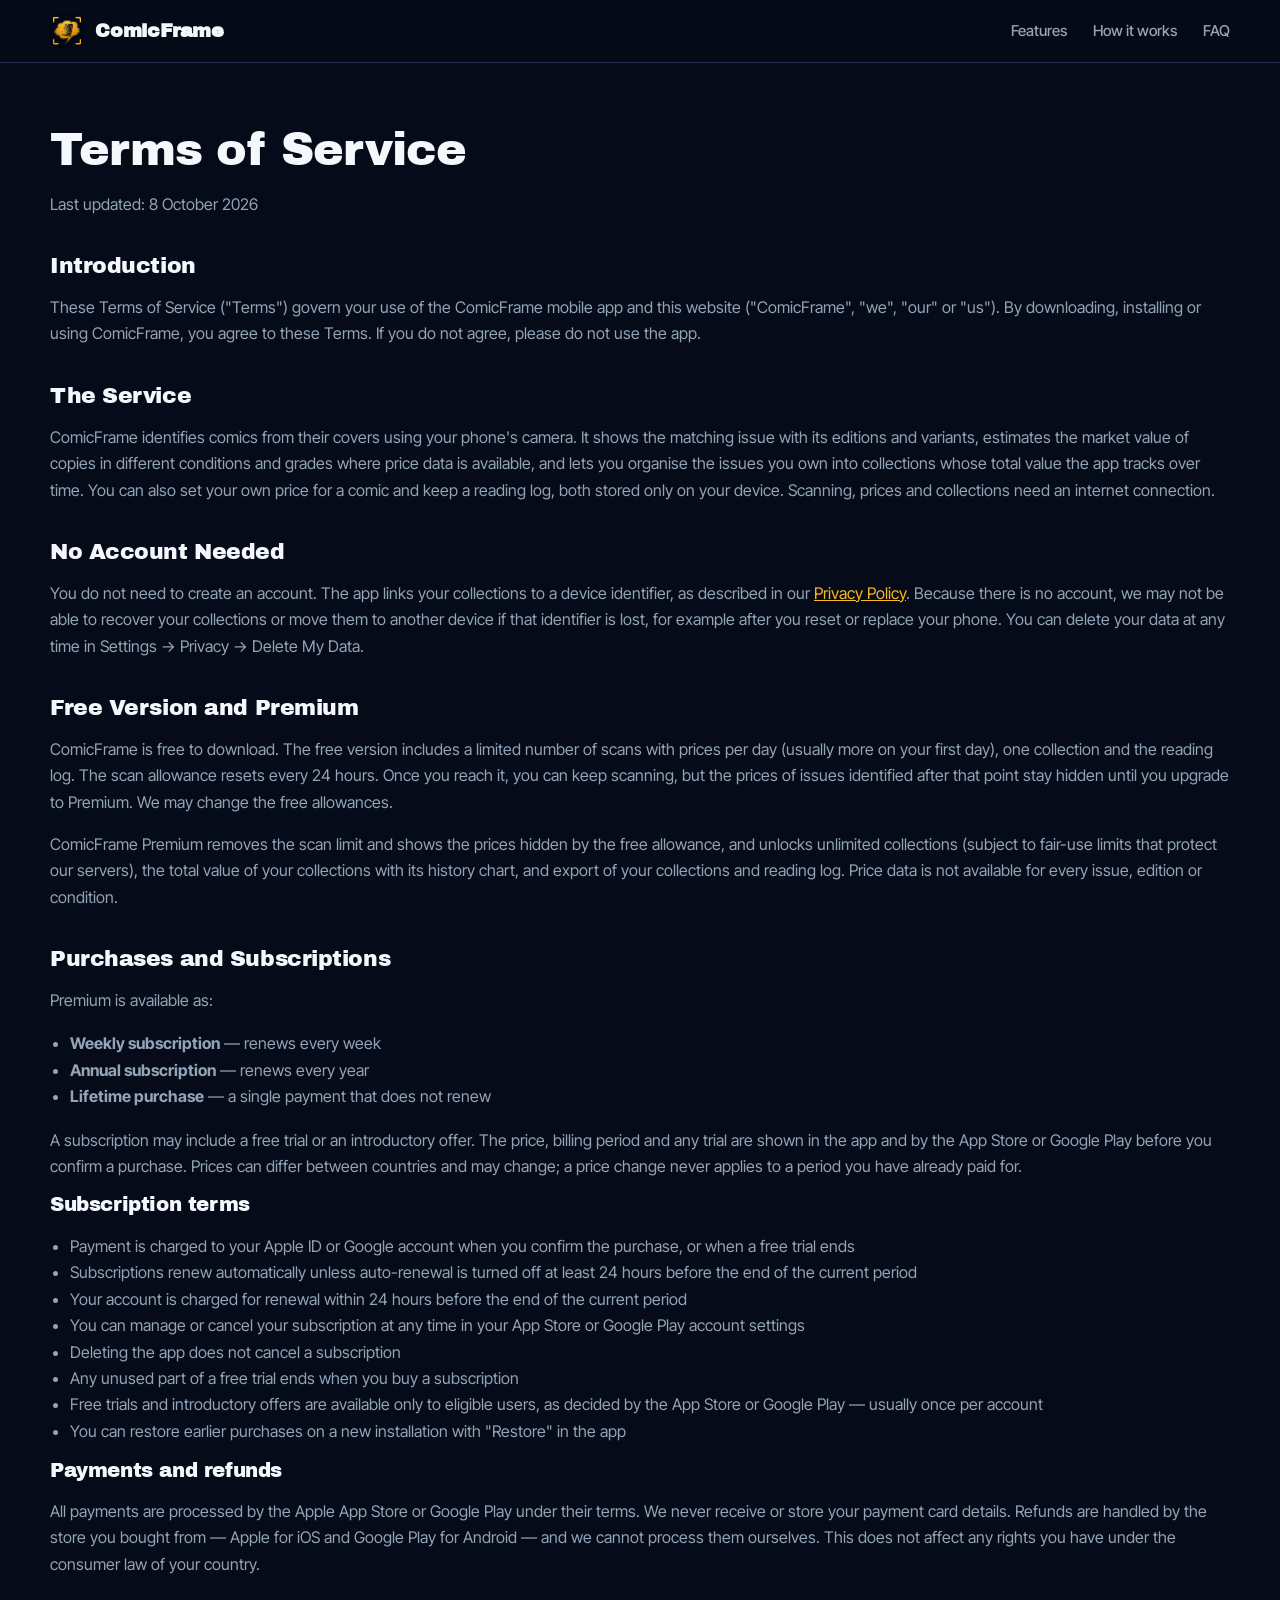
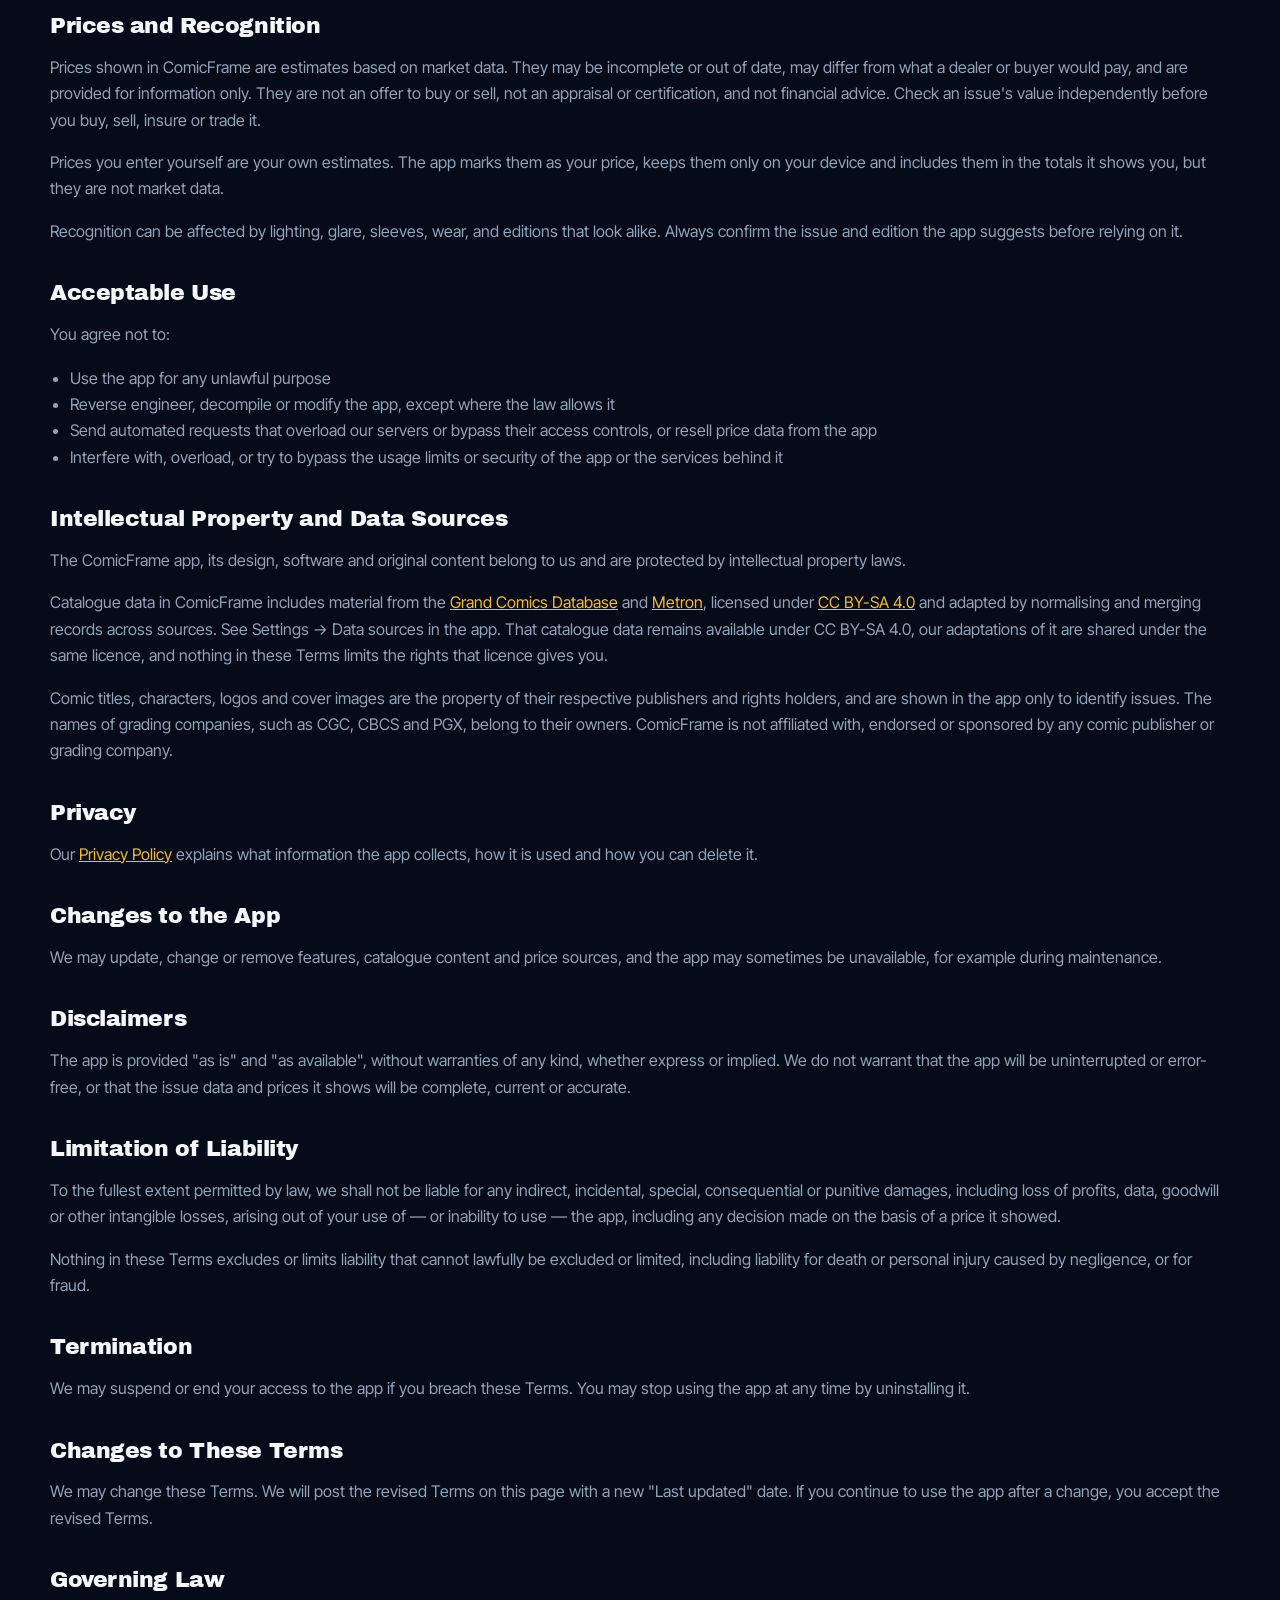
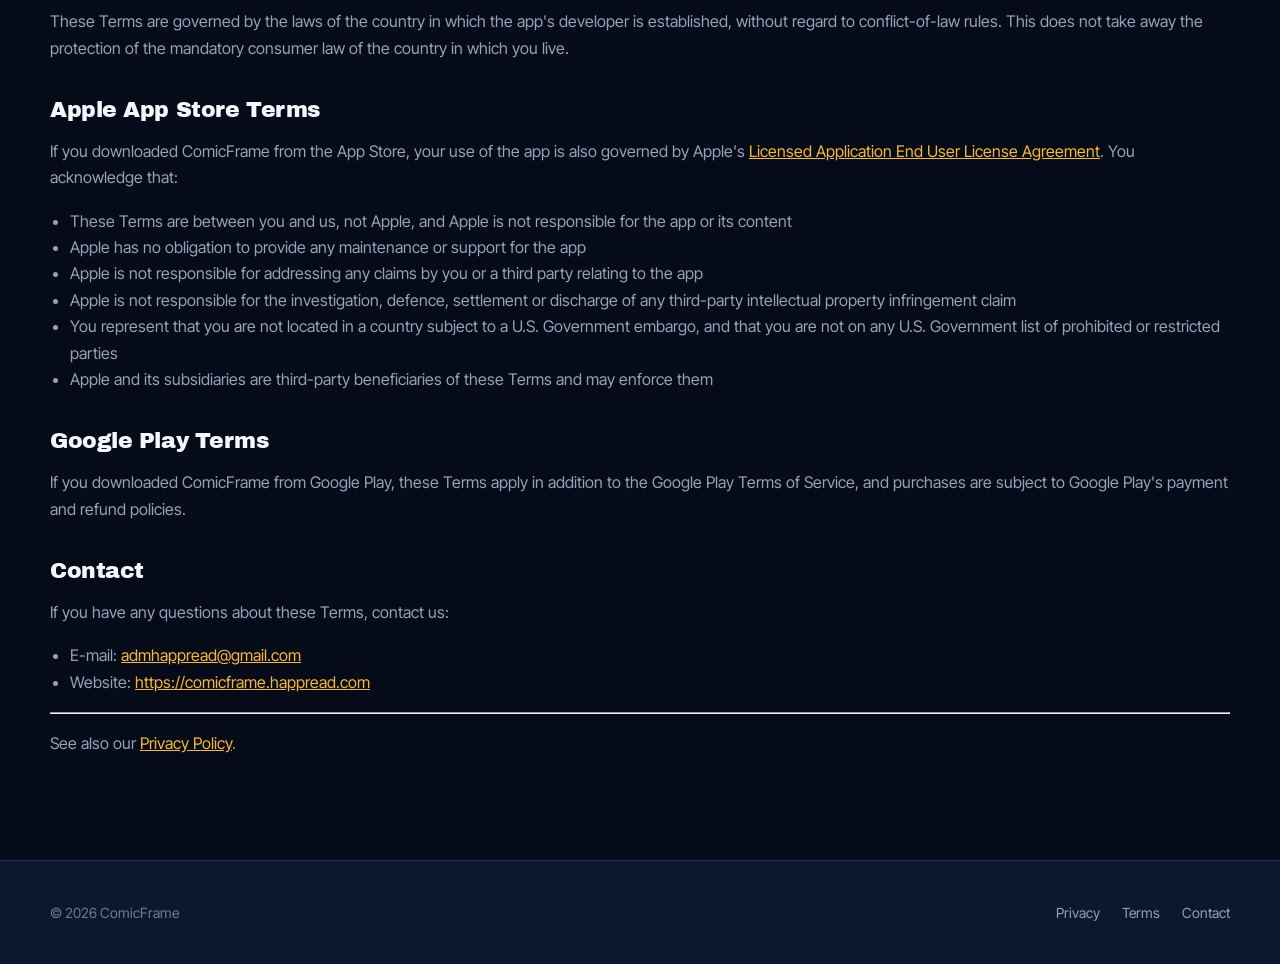
<file: terms.html>
<!DOCTYPE html>
<html lang="en">
<head>
<meta charset="utf-8">
<meta name="viewport" content="width=device-width, initial-scale=1">
<title>Terms of Service — ComicFrame</title>
<meta name="description" content="The terms that govern use of the ComicFrame mobile app and this website.">
<meta name="theme-color" content="#050B18">
<meta name="robots" content="index,follow">
<link rel="canonical" href="https://comicframe.happread.com/terms.html">
<link rel="icon" href="images/favicon-32.png" sizes="32x32">
<link rel="apple-touch-icon" href="images/apple-touch-icon.png">
<link rel="preconnect" href="https://fonts.googleapis.com">
<link rel="preconnect" href="https://fonts.gstatic.com" crossorigin>
<link href="https://fonts.googleapis.com/css2?family=Archivo+Black&family=Inter+Tight:wght@400;500;600;700&display=swap" rel="stylesheet">
<link rel="stylesheet" href="styles.css">
</head>
<body>

<a class="sr-only" href="#main">Skip to content</a>

<header class="nav" id="top">
  <div class="wrap nav__inner">
    <a class="brand" href="index.html">
      <img src="images/icon.png" alt="" width="34" height="34">
      <b>ComicFrame</b>
    </a>
    <nav class="nav__links" aria-label="Sections">
      <a href="index.html#features">Features</a>
      <a href="index.html#how">How it works</a>
      <a href="index.html#faq">FAQ</a>
    </nav>
  </div>
</header>

<main id="main" tabindex="-1" class="legal">
  <div class="wrap">
    <article>
        <header>
          <h1>Terms of Service</h1>
          <p>Last updated: 8 October 2026</p>
        </header>

        <div>
          <h2>Introduction</h2>
          <p>
            These Terms of Service ("Terms") govern your use of the ComicFrame mobile app and this
            website ("ComicFrame", "we", "our" or "us"). By downloading, installing or using
            ComicFrame, you agree to these Terms. If you do not agree, please do not use the app.
          </p>

          <h2>The Service</h2>
          <p>
            ComicFrame identifies comics from their covers using your phone's camera. It shows the
            matching issue with its editions and variants, estimates the market value of copies in
            different conditions and grades where price data is available, and lets you organise the
            issues you own into collections whose total value the app tracks over time. You can also set
            your own price for a comic and keep a reading log, both stored only on your device. Scanning,
            prices and collections need an internet connection.
          </p>

          <h2>No Account Needed</h2>
          <p>
            You do not need to create an account. The app links your collections to a device
            identifier, as described in our <a href="privacy.html">Privacy Policy</a>. Because there is
            no account, we may not be able to recover your collections or move them to another device
            if that identifier is lost, for example after you reset or replace your phone. You can
            delete your data at any time in Settings → Privacy → Delete My Data.
          </p>

          <h2>Free Version and Premium</h2>
          <p>
            ComicFrame is free to download. The free version includes a limited number of scans with
            prices per day (usually more on your first day), one collection and the reading log. The scan
            allowance resets every 24
            hours. Once you reach it, you can keep scanning, but the prices of issues identified after
            that point stay hidden until you upgrade to Premium. We may change the free allowances.
          </p>
          <p>
            ComicFrame Premium removes the scan limit and shows the prices hidden by the free
            allowance, and unlocks unlimited collections (subject to fair-use limits that protect our
            servers), the total value of your collections with its history chart, and export of your
            collections and reading log. Price data is not available for every issue, edition or
            condition.
          </p>

          <h2>Purchases and Subscriptions</h2>
          <p>Premium is available as:</p>
          <ul>
            <li><strong>Weekly subscription</strong> — renews every week</li>
            <li><strong>Annual subscription</strong> — renews every year</li>
            <li><strong>Lifetime purchase</strong> — a single payment that does not renew</li>
          </ul>
          <p>
            A subscription may include a free trial or an introductory offer. The price, billing period
            and any trial are shown in the app and by the App Store or Google Play before you confirm a
            purchase. Prices can differ between countries and may change; a price change never applies
            to a period you have already paid for.
          </p>

          <h3>Subscription terms</h3>
          <ul>
            <li>Payment is charged to your Apple ID or Google account when you confirm the purchase, or when a free trial ends</li>
            <li>
              Subscriptions renew automatically unless auto-renewal is turned off at least 24 hours
              before the end of the current period
            </li>
            <li>Your account is charged for renewal within 24 hours before the end of the current period</li>
            <li>You can manage or cancel your subscription at any time in your App Store or Google Play account settings</li>
            <li>Deleting the app does not cancel a subscription</li>
            <li>Any unused part of a free trial ends when you buy a subscription</li>
            <li>
              Free trials and introductory offers are available only to eligible users, as decided by
              the App Store or Google Play — usually once per account
            </li>
            <li>You can restore earlier purchases on a new installation with "Restore" in the app</li>
          </ul>

          <h3>Payments and refunds</h3>
          <p>
            All payments are processed by the Apple App Store or Google Play under their terms. We never
            receive or store your payment card details. Refunds are handled by the store you bought
            from — Apple for iOS and Google Play for Android — and we cannot process them ourselves.
            This does not affect any rights you have under the consumer law of your country.
          </p>

          <h2>Prices and Recognition</h2>
          <p>
            Prices shown in ComicFrame are estimates based on market data. They may be incomplete or out
            of date, may differ from what a dealer or buyer would pay, and are provided for information
            only. They are not an offer to buy or sell, not an appraisal or certification, and not
            financial advice. Check an issue's value independently before you buy, sell, insure or
            trade it.
          </p>
          <p>
            Prices you enter yourself are your own estimates. The app marks them as your price, keeps
            them only on your device and includes them in the totals it shows you, but they are not market
            data.
          </p>
          <p>
            Recognition can be affected by lighting, glare, sleeves, wear, and editions that look alike.
            Always confirm the issue and edition the app suggests before relying on it.
          </p>

          <h2>Acceptable Use</h2>
          <p>You agree not to:</p>
          <ul>
            <li>Use the app for any unlawful purpose</li>
            <li>Reverse engineer, decompile or modify the app, except where the law allows it</li>
            <li>Send automated requests that overload our servers or bypass their access controls, or resell price data from the app</li>
            <li>Interfere with, overload, or try to bypass the usage limits or security of the app or the services behind it</li>
          </ul>

          <h2>Intellectual Property and Data Sources</h2>
          <p>
            The ComicFrame app, its design, software and original content belong to us and are protected
            by intellectual property laws.
          </p>
          <p>
            Catalogue data in ComicFrame includes material from the
            <a href="https://www.comics.org">Grand Comics Database</a> and
            <a href="https://metron.cloud">Metron</a>, licensed under
            <a href="https://creativecommons.org/licenses/by-sa/4.0/">CC BY-SA 4.0</a> and adapted by
            normalising and merging records across sources. See Settings → Data sources in the app.
            That catalogue data remains available under CC BY-SA 4.0, our adaptations of it are shared
            under the same licence, and nothing in these Terms limits the rights that licence gives you.
          </p>
          <p>
            Comic titles, characters, logos and cover images are the property of their respective
            publishers and rights holders, and are shown in the app only to identify issues. The names
            of grading companies, such as CGC, CBCS and PGX, belong to their owners. ComicFrame is not
            affiliated with, endorsed or sponsored by any comic publisher or grading company.
          </p>

          <h2>Privacy</h2>
          <p>
            Our <a href="privacy.html">Privacy Policy</a> explains what information the app collects,
            how it is used and how you can delete it.
          </p>

          <h2>Changes to the App</h2>
          <p>
            We may update, change or remove features, catalogue content and price sources, and the app
            may sometimes be unavailable, for example during maintenance.
          </p>

          <h2>Disclaimers</h2>
          <p>
            The app is provided "as is" and "as available", without warranties of any kind, whether
            express or implied. We do not warrant that the app will be uninterrupted or error-free, or
            that the issue data and prices it shows will be complete, current or accurate.
          </p>

          <h2>Limitation of Liability</h2>
          <p>
            To the fullest extent permitted by law, we shall not be liable for any indirect, incidental,
            special, consequential or punitive damages, including loss of profits, data, goodwill or
            other intangible losses, arising out of your use of — or inability to use — the app,
            including any decision made on the basis of a price it showed.
          </p>
          <p>
            Nothing in these Terms excludes or limits liability that cannot lawfully be excluded or
            limited, including liability for death or personal injury caused by negligence, or for
            fraud.
          </p>

          <h2>Termination</h2>
          <p>
            We may suspend or end your access to the app if you breach these Terms. You may stop using
            the app at any time by uninstalling it.
          </p>

          <h2>Changes to These Terms</h2>
          <p>
            We may change these Terms. We will post the revised Terms on this page with a new "Last
            updated" date. If you continue to use the app after a change, you accept the revised Terms.
          </p>

          <h2>Governing Law</h2>
          <p>
            These Terms are governed by the laws of the country in which the app's developer is
            established, without regard to conflict-of-law rules. This does not take away the
            protection of the mandatory consumer law of the country in which you live.
          </p>

          <h2>Apple App Store Terms</h2>
          <p>
            If you downloaded ComicFrame from the App Store, your use of the app is also governed by
            Apple's
            <a href="https://www.apple.com/legal/internet-services/itunes/dev/stdeula/">Licensed Application End User License Agreement</a>.
            You acknowledge that:
          </p>
          <ul>
            <li>These Terms are between you and us, not Apple, and Apple is not responsible for the app or its content</li>
            <li>Apple has no obligation to provide any maintenance or support for the app</li>
            <li>Apple is not responsible for addressing any claims by you or a third party relating to the app</li>
            <li>
              Apple is not responsible for the investigation, defence, settlement or discharge of any
              third-party intellectual property infringement claim
            </li>
            <li>
              You represent that you are not located in a country subject to a U.S. Government embargo,
              and that you are not on any U.S. Government list of prohibited or restricted parties
            </li>
            <li>Apple and its subsidiaries are third-party beneficiaries of these Terms and may enforce them</li>
          </ul>

          <h2>Google Play Terms</h2>
          <p>
            If you downloaded ComicFrame from Google Play, these Terms apply in addition to the Google
            Play Terms of Service, and purchases are subject to Google Play's payment and refund
            policies.
          </p>

          <h2>Contact</h2>
          <p>If you have any questions about these Terms, contact us:</p>
          <ul>
            <li>E-mail: <a href="mailto:admhappread@gmail.com">admhappread@gmail.com</a></li>
            <li>Website: <a href="https://comicframe.happread.com">https://comicframe.happread.com</a></li>
          </ul>

          <hr>

          <p>
            See also our <a href="privacy.html">Privacy Policy</a>.
          </p>
        </div>
      </article>
  </div>
</main>

<footer class="footer">
  <div class="wrap footer__inner">
    <small>&copy; 2026 ComicFrame</small>
    <nav aria-label="Legal">
      <a href="privacy.html">Privacy</a>
      <a href="terms.html">Terms</a>
      <a href="mailto:admhappread@gmail.com">Contact</a>
    </nav>
  </div>
</footer>

</body>
</html>
</file>
<file: styles.css>
/* ═══════════════════════════════════════════════════════════════
   ComicFrame — styles.css
   Bez frameworków, bez zależności.

   TOŻSAMOŚĆ WZIĘTA Z IKONY, nie wymyślona od nowa: granatowe tło,
   złoty akcent, rastrowe kropki i narożniki celownika. Ikona ma
   dokładnie te cztery elementy i strona ma je powtarzać, żeby
   listing w sklepie i strona wyglądały jak jedna rzecz.

   Barwy złota pobrane próbnikiem wprost z `images/icon.png`
   (#F9BA23 w dymku), nie dobrane na oko.
   ═══════════════════════════════════════════════════════════════ */

:root {
  /* Granat — trzy poziomy głębi. Tło jest niemal czarne, tak jak
     w ikonie; panele wychodzą z niego, zamiast na nim leżeć. */
  --bg: #050B18;
  --surface: #0E1730;
  --surface-hi: #16223F;
  --border: #22304F;
  --border-hi: #35486F;

  /* Złoto z ikony. `gold` to barwa dymku, `gold-hi` rozjaśnienie
     na krawędzi, `gold-lo` cień pod spodem. */
  --gold: #F9BA23;
  --gold-hi: #FFD24A;
  --gold-lo: #C88A10;
  --on-gold: #0A0F19;

  --ink: #F4F7FB;
  --muted: #93A3B8;
  --muted-dim: #6C7C93;
  --up: #3FD18B;

  --maxw: 1180px;
  --radius: 18px;

  /* Rastrowe kropki — sygnatura komiksu. Jeden gradient, używany
     wielokrotnie; trzymany w zmiennej, żeby gęstość dało się
     zmienić w jednym miejscu. */
  --halftone: radial-gradient(circle at center, rgba(249, 186, 35, .16) 1.4px, transparent 1.6px);
}

* { box-sizing: border-box; }

html { scroll-behavior: smooth; }
@media (prefers-reduced-motion: reduce) {
  html { scroll-behavior: auto; }
}

body {
  margin: 0;
  background: var(--bg);
  color: var(--ink);
  font: 400 17px/1.65 'Inter Tight', -apple-system, BlinkMacSystemFont, 'Segoe UI', system-ui, sans-serif;
  -webkit-font-smoothing: antialiased;
  overflow-x: hidden;
}

h1, h2, h3 {
  font-family: 'Archivo Black', 'Inter Tight', system-ui, sans-serif;
  font-weight: 400;
  line-height: 1.04;
  letter-spacing: -.02em;
  text-wrap: balance;
  margin: 0;
}

a { color: var(--gold); text-decoration: none; }
a:hover { color: var(--gold-hi); }

:focus-visible {
  outline: 3px solid var(--gold);
  outline-offset: 3px;
  border-radius: 6px;
}

img { max-width: 100%; height: auto; display: block; }

.wrap { width: min(100% - 40px, var(--maxw)); margin-inline: auto; }

.sr-only {
  position: absolute; width: 1px; height: 1px;
  padding: 0; margin: -1px; overflow: hidden;
  clip-path: inset(50%); white-space: nowrap;
}

.gold-word { color: var(--gold); }

/* ── Nawigacja ─────────────────────────────────────────────── */

.nav {
  position: sticky; top: 0; z-index: 50;
  background: rgba(5, 11, 24, .82);
  backdrop-filter: blur(14px);
  border-bottom: 1px solid var(--border);
}

.nav__inner {
  display: flex; align-items: center; gap: 24px;
  padding: 14px 0;
}

.brand { display: flex; align-items: center; gap: 11px; color: var(--ink); }
.brand img { width: 34px; height: 34px; border-radius: 9px; }
.brand b {
  font-family: 'Archivo Black', system-ui, sans-serif;
  font-size: 19px; letter-spacing: -.01em;
}

.nav__links { display: flex; gap: 26px; margin-left: auto; }
.nav__links a { color: var(--muted); font-size: 15px; font-weight: 500; }
.nav__links a:hover { color: var(--ink); }

@media (max-width: 780px) { .nav__links { display: none; } }

/* ── Przyciski ─────────────────────────────────────────────── */

.btn {
  display: inline-flex; align-items: center; gap: 9px;
  padding: 13px 22px;
  border-radius: 13px;
  font-weight: 700; font-size: 15px;
  border: 1px solid transparent;
  transition: transform .16s ease, box-shadow .16s ease, background .16s ease;
}

/* Tekst na złocie MUSI być ciemny. Biel na #F9BA23 daje ok. 2:1,
   czyli poniżej każdego progu czytelności. */
.btn--gold {
  background: linear-gradient(180deg, var(--gold-hi), var(--gold));
  color: var(--on-gold);
  box-shadow: 0 8px 24px rgba(249, 186, 35, .22);
}
.btn--gold:hover { color: var(--on-gold); transform: translateY(-2px); box-shadow: 0 12px 30px rgba(249, 186, 35, .3); }

.btn--ghost {
  background: var(--surface);
  border-color: var(--border-hi);
  color: var(--ink);
}
.btn--ghost:hover { color: var(--ink); background: var(--surface-hi); transform: translateY(-2px); }

.stores { display: flex; flex-wrap: wrap; gap: 12px; margin-top: 30px; }

/* ── Sekcja hero ───────────────────────────────────────────── */

.hero { position: relative; padding: 84px 0 72px; overflow: hidden; }

.hero__bg { position: absolute; inset: 0; pointer-events: none; }

/* Promienie z okładki na ikonie. Stożkowy gradient daje ten sam
   efekt co rysowane linie, ale bez pliku graficznego. */
.hero__rays {
  position: absolute; left: 50%; top: -28%;
  width: 130vmax; height: 130vmax; transform: translateX(-50%);
  background: conic-gradient(from 200deg,
    transparent 0deg 6deg, rgba(249, 186, 35, .05) 6deg 12deg,
    transparent 12deg 18deg, rgba(249, 186, 35, .05) 18deg 24deg,
    transparent 24deg 30deg, rgba(249, 186, 35, .05) 30deg 36deg,
    transparent 36deg 42deg, rgba(249, 186, 35, .05) 42deg 48deg,
    transparent 48deg 140deg);
  opacity: .8;
}

.hero__dots {
  position: absolute; inset: 0;
  background-image: var(--halftone);
  background-size: 22px 22px;
  mask-image: radial-gradient(ellipse 70% 55% at 50% 30%, #000 40%, transparent 100%);
  -webkit-mask-image: radial-gradient(ellipse 70% 55% at 50% 30%, #000 40%, transparent 100%);
}

.hero__glow {
  position: absolute; left: 50%; top: -140px;
  width: 760px; height: 560px; transform: translateX(-50%);
  background: radial-gradient(closest-side, rgba(249, 186, 35, .14), transparent);
}

.hero__inner {
  position: relative;
  display: grid; grid-template-columns: 1.08fr .92fr;
  gap: 56px; align-items: center;
}

.hero h1 { font-size: clamp(42px, 6.4vw, 76px); }

.eyebrow {
  display: inline-flex; align-items: center; gap: 9px;
  font-size: 12px; font-weight: 700; letter-spacing: .16em;
  text-transform: uppercase; color: var(--gold);
  border: 1px solid rgba(249, 186, 35, .34);
  background: rgba(249, 186, 35, .07);
  padding: 7px 14px; border-radius: 999px;
  margin-bottom: 22px;
}

.hero__lead {
  font-size: clamp(17px, 2vw, 20px);
  color: var(--muted); margin: 22px 0 0; max-width: 34em;
}

.hero__note { margin-top: 16px; font-size: 14px; color: var(--muted-dim); }

/* Telefon w hero dostaje narożniki celownika — ten sam element,
   który obramowuje ikonę. */
.shot { position: relative; }

/* Zrzut telefonu ma proporcje 1:2, wiec przy pelnej szerokosci kolumny
   urosl na dwa ekrany i wypychal wszystko ponizej. Ograniczenie WYSOKOSCI,
   nie szerokosci: przy niskim oknie kadr sam sie zwezi, zamiast wystawac. */
.shot img {
  border-radius: 22px;
  box-shadow: 0 30px 70px rgba(0, 0, 0, .55);
  max-height: min(74vh, 620px);
  width: auto;
  margin-inline: auto;
}

/* Narozniki celownika — ten sam element, ktory obramowuje ikone.
   `.shot` jest zwezone do szerokosci obrazu (`width: fit-content`),
   inaczej narozniki trzymalyby sie krawedzi KOLUMNY siatki i wisialy
   w powietrzu obok telefonu. */
.shot { width: fit-content; margin-inline: auto; }
.shot::before, .shot::after {
  content: ''; position: absolute; width: 46px; height: 46px;
  border: 5px solid var(--gold); border-radius: 4px;
}
.shot::before { top: -14px; left: -14px; border-right: 0; border-bottom: 0; }
.shot::after { bottom: -14px; right: -14px; border-left: 0; border-top: 0; }

@media (max-width: 900px) {
  .hero__inner { grid-template-columns: 1fr; gap: 44px; }
  .hero { padding-top: 56px; }
}

/* ── Pasek liczb ───────────────────────────────────────────── */

.ledger { border-block: 1px solid var(--border); background: var(--surface); }

.ledger__grid {
  display: grid; grid-template-columns: repeat(4, 1fr);
  margin: 0;
}

.ledger__cell {
  padding: 26px 20px; text-align: center;
  border-left: 1px solid var(--border);
}
.ledger__cell:first-child { border-left: 0; }

.ledger__label {
  font-size: 12px; letter-spacing: .13em; text-transform: uppercase;
  color: var(--muted-dim); margin-bottom: 8px;
}
.ledger__num {
  margin: 0;
  font-family: 'Archivo Black', system-ui, sans-serif;
  font-size: clamp(24px, 3.2vw, 34px); color: var(--gold);
  font-variant-numeric: tabular-nums;
}
.ledger__num em { font-style: normal; color: var(--gold-lo); }

.ledger__num--live { display: flex; align-items: center; justify-content: center; gap: 9px; color: var(--up); }
.dot {
  width: 10px; height: 10px; border-radius: 50%;
  background: var(--up); box-shadow: 0 0 0 5px rgba(63, 209, 139, .16);
}

@media (max-width: 700px) {
  .ledger__grid { grid-template-columns: repeat(2, 1fr); }
  .ledger__cell:nth-child(3) { border-left: 0; }
  .ledger__cell:nth-child(n+3) { border-top: 1px solid var(--border); }
}

/* ── Sekcje ────────────────────────────────────────────────── */

.section { padding: 88px 0; }
.section--alt { background: var(--surface); border-block: 1px solid var(--border); }

.section__head { max-width: 42rem; margin-bottom: 46px; }
.section__head h2 { font-size: clamp(30px, 4.4vw, 46px); }
.section__head p { color: var(--muted); font-size: 18px; margin: 16px 0 0; }

/* ── Panele (karty) ────────────────────────────────────────── */

/* PANEL KOMIKSOWY: gruby kontur i twardy cień z przesunięciem,
   jak kadr na stronie zeszytu. Zwykły miękki cień gubiłby
   związek z ikoną. */
.grid { display: grid; gap: 20px; }
.grid--3 { grid-template-columns: repeat(3, 1fr); }
.grid--2 { grid-template-columns: repeat(2, 1fr); }

.panel {
  position: relative;
  background: var(--bg);
  border: 2px solid var(--border-hi);
  border-radius: var(--radius);
  padding: 28px;
  box-shadow: 6px 6px 0 rgba(249, 186, 35, .14);
  transition: transform .18s ease, box-shadow .18s ease, border-color .18s ease;
}
.panel:hover {
  transform: translate(-2px, -2px);
  box-shadow: 10px 10px 0 rgba(249, 186, 35, .22);
  border-color: var(--gold-lo);
}

.section--alt .panel { background: var(--bg); }

.panel__icon {
  width: 46px; height: 46px; border-radius: 12px;
  display: grid; place-items: center;
  background: rgba(249, 186, 35, .12);
  border: 1px solid rgba(249, 186, 35, .3);
  color: var(--gold); font-size: 22px;
  margin-bottom: 18px;
}

.panel h3 { font-size: 20px; margin-bottom: 10px; }
.panel p { color: var(--muted); margin: 0; font-size: 16px; }

@media (max-width: 900px) { .grid--3 { grid-template-columns: 1fr; } .grid--2 { grid-template-columns: 1fr; } }

/* ── Kroki ─────────────────────────────────────────────────── */

.steps { counter-reset: krok; display: grid; gap: 18px; grid-template-columns: repeat(3, 1fr); }

.step {
  position: relative; padding: 30px 26px 26px;
  background: var(--bg);
  border: 2px solid var(--border-hi); border-radius: var(--radius);
}
.step::before {
  counter-increment: krok; content: counter(krok);
  position: absolute; top: -19px; left: 24px;
  width: 38px; height: 38px; border-radius: 50%;
  display: grid; place-items: center;
  background: linear-gradient(180deg, var(--gold-hi), var(--gold));
  color: var(--on-gold);
  font-family: 'Archivo Black', system-ui, sans-serif; font-size: 17px;
  box-shadow: 0 6px 16px rgba(249, 186, 35, .3);
}
.step h3 { font-size: 19px; margin: 10px 0 8px; }
.step p { color: var(--muted); margin: 0; font-size: 16px; }

@media (max-width: 900px) { .steps { grid-template-columns: 1fr; } }

/* ── Galeria zrzutów ───────────────────────────────────────── */

.shots {
  display: grid; grid-template-columns: repeat(4, 1fr); gap: 18px;
}
.shots img {
  border-radius: 16px;
  border: 2px solid var(--border-hi);
  box-shadow: 0 18px 40px rgba(0, 0, 0, .45);
}

@media (max-width: 980px) { .shots { grid-template-columns: repeat(2, 1fr); } }

/* ── FAQ ───────────────────────────────────────────────────── */

.faq { display: grid; gap: 12px; max-width: 52rem; }

.faq details {
  background: var(--bg);
  border: 2px solid var(--border-hi); border-radius: 14px;
  padding: 18px 22px;
}
.faq summary {
  cursor: pointer; font-weight: 600; font-size: 17px;
  list-style: none; display: flex; justify-content: space-between; gap: 18px;
}
.faq summary::-webkit-details-marker { display: none; }
.faq summary::after { content: '+'; color: var(--gold); font-size: 24px; line-height: 1; }
.faq details[open] summary::after { content: '−'; }
.faq p { color: var(--muted); margin: 14px 0 0; font-size: 16px; }

/* ── Wezwanie końcowe ──────────────────────────────────────── */

.cta { position: relative; padding: 92px 0; overflow: hidden; text-align: center; }
.cta__dots {
  position: absolute; inset: 0;
  background-image: var(--halftone); background-size: 20px 20px;
  mask-image: radial-gradient(ellipse 60% 70% at 50% 50%, #000 30%, transparent 100%);
  -webkit-mask-image: radial-gradient(ellipse 60% 70% at 50% 50%, #000 30%, transparent 100%);
}
.cta__inner { position: relative; }
.cta h2 { font-size: clamp(30px, 5vw, 52px); }
.cta p { color: var(--muted); font-size: 19px; margin: 18px auto 0; max-width: 34em; }
.cta .stores { justify-content: center; }

/* ── Stopka ────────────────────────────────────────────────── */

.footer { border-top: 1px solid var(--border); padding: 40px 0; background: var(--surface); }
.footer__inner { display: flex; flex-wrap: wrap; gap: 20px; align-items: center; justify-content: space-between; }
.footer small { color: var(--muted-dim); font-size: 14px; }
.footer nav { display: flex; gap: 22px; }
.footer nav a { color: var(--muted); font-size: 14px; }
.footer nav a:hover { color: var(--ink); }

/* ── Odsłanianie przy przewijaniu ──────────────────────────── */

/* Stan ukryty istnieje TYLKO gdy JavaScript dodał `html.motion`.
   Bez skryptu wszystko jest widoczne od razu — animacja nie może
   decydować o tym, czy treść w ogóle się pokaże. */
.motion .reveal { opacity: 0; transform: translateY(18px); }
.motion .reveal.is-in {
  opacity: 1; transform: none;
  transition: opacity .6s ease, transform .6s cubic-bezier(.22, 1, .36, 1);
}

@media (prefers-reduced-motion: reduce) {
  .motion .reveal { opacity: 1; transform: none; }
  .panel:hover, .btn:hover { transform: none; }
}

/* ── Strony prawne ─────────────────────────────────────────── */

.legal { padding: 64px 0 88px; }
.legal h1 { font-size: clamp(32px, 5vw, 46px); margin-bottom: 10px; }
.legal .updated { color: var(--muted-dim); font-size: 14px; margin-bottom: 40px; }
.legal h2 { font-size: 22px; margin: 38px 0 12px; }
.legal p, .legal li { color: var(--muted); font-size: 16px; }
.legal ul { padding-left: 20px; }
.legal a { text-decoration: underline; }
</file>
